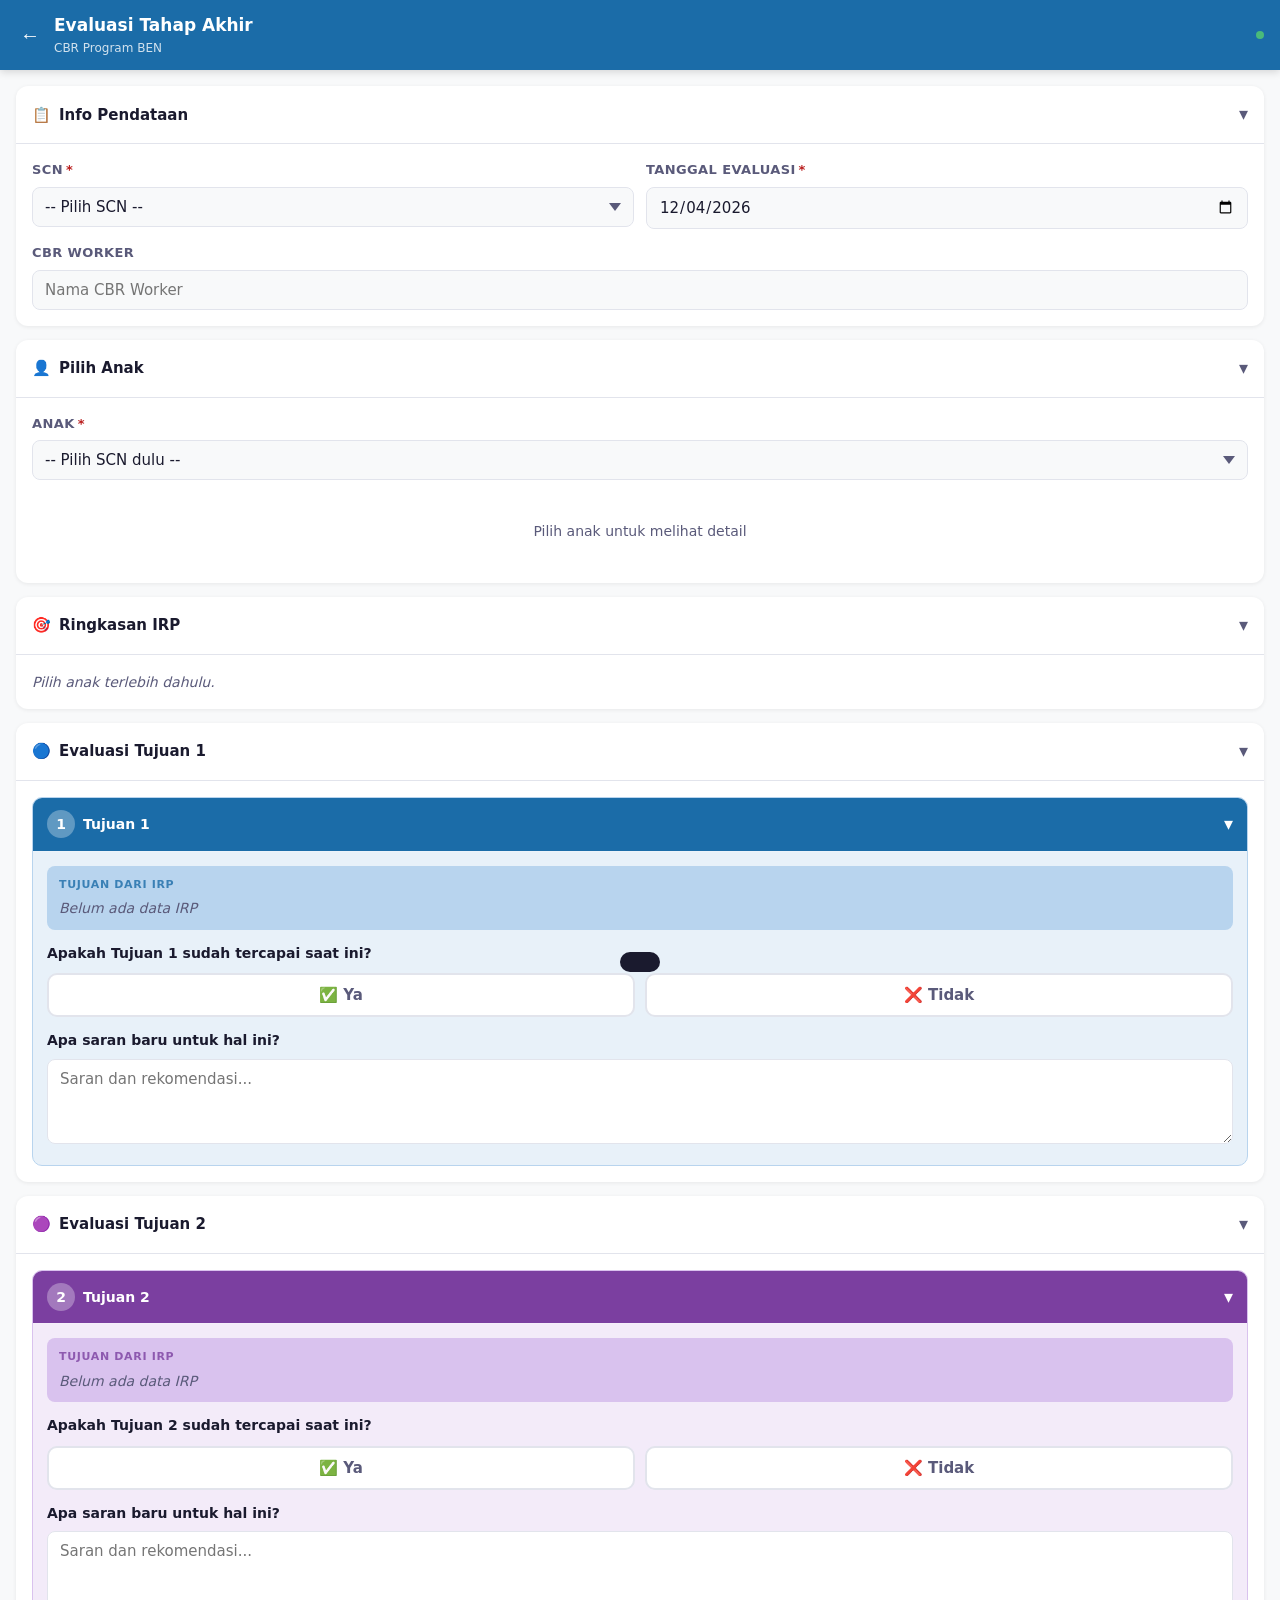
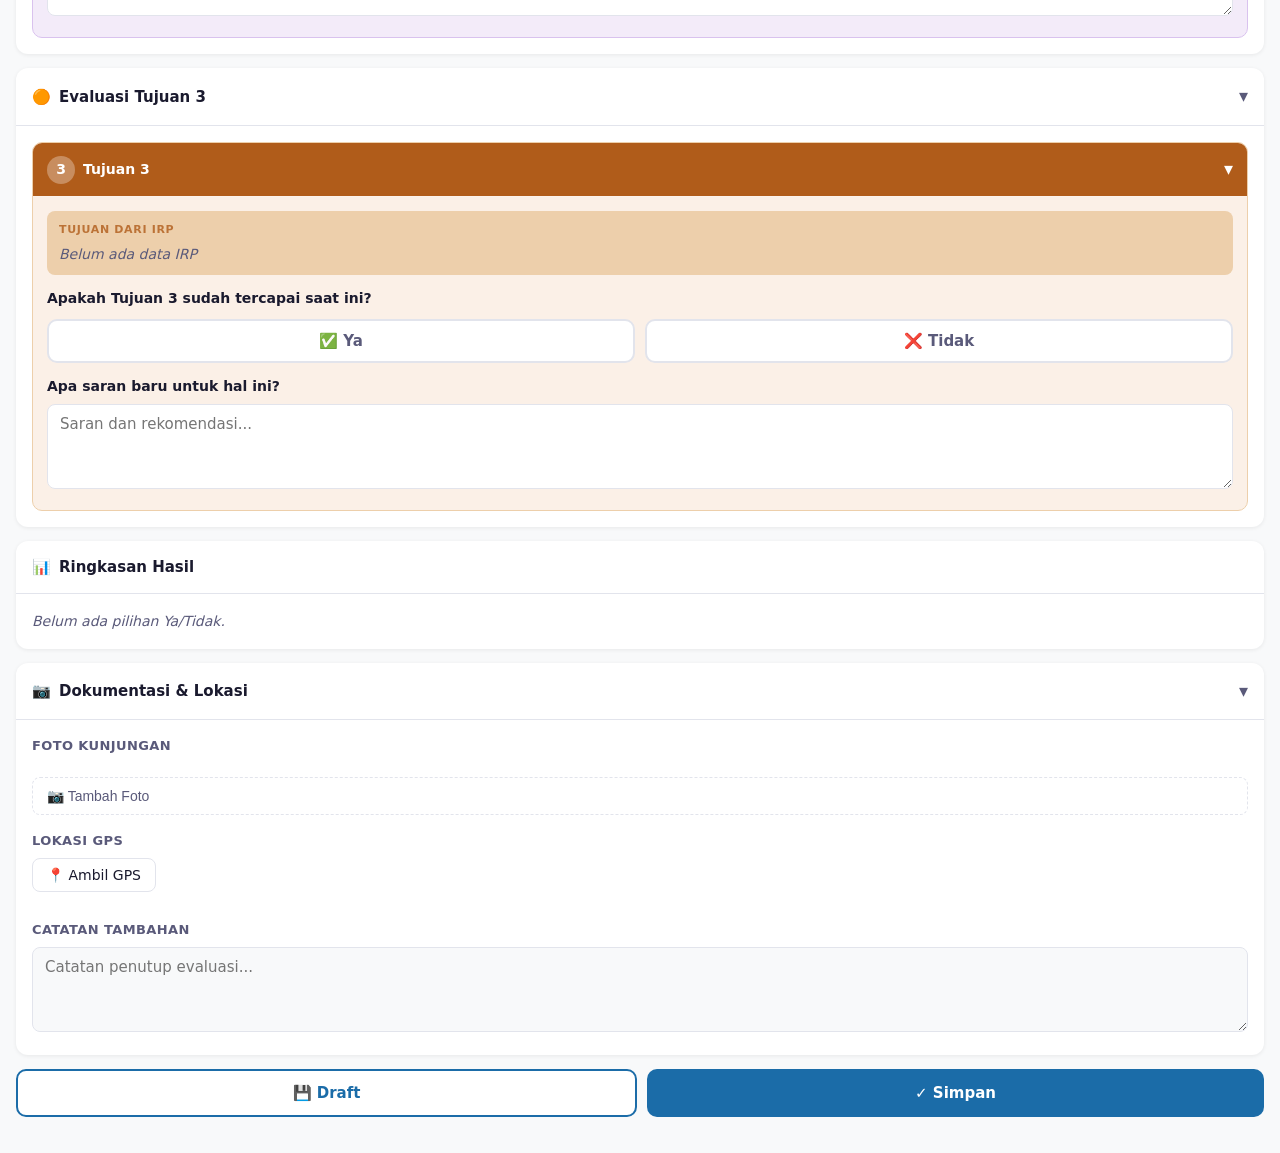
<file: eval-akhir.html>
<!DOCTYPE html>
<html lang="id">
<head>
<meta charset="UTF-8">
<meta name="viewport" content="width=device-width, initial-scale=1, viewport-fit=cover">
<title>Evaluasi Tahap Akhir</title>
<link rel="manifest" href="./manifest.json">
<script src="./sw-register.js" defer></script>
<style>
:root {
  --bg: #F8F9FA; --card: #FFFFFF; --fg: #1A1A2E; --fg2: #5A5A7A;
  --border: #E2E4EC; --accent: #1B6CA8; --accent-light: #E8F1F9;
  --t1: #1B6CA8; --t1-light: #E8F1F9; --t1-chip: #B8D4EE;
  --t2: #7B3FA0; --t2-light: #F3EBF9; --t2-chip: #D9C2EE;
  --t3: #B05C1A; --t3-light: #FBF0E7; --t3-chip: #EDCFAB;
  --green: #1A7A4A; --green-light: #E6F5EC;
  --red: #B91C1C; --red-light: #FEF2F2;
  --yellow: #854D0E; --yellow-light: #FEF9C3;
  --shadow: 0 1px 4px rgba(0,0,0,.07); --radius: 12px;
}
@media (prefers-color-scheme: dark) {
  :root:not([data-theme="light"]) {
    --bg: #0F1117; --card: #1C1F2E; --fg: #E8E9F0; --fg2: #9A9BB8;
    --border: #2E3148; --accent: #4A9FD8; --accent-light: #172235;
    --t1: #4A9FD8; --t1-light: #172235; --t1-chip: #1E3A5A;
    --t2: #B07FD0; --t2-light: #221435; --t2-chip: #3A1F5A;
    --t3: #D08050; --t3-light: #251408; --t3-chip: #4A2A10;
    --green: #4ABA7A; --green-light: #0D2A1A;
    --red: #F87171; --red-light: #2D1010;
    --yellow: #FBC74A; --yellow-light: #2A2005;
    --shadow: 0 1px 4px rgba(0,0,0,.3); color-scheme: dark;
  }
}
:root[data-theme="dark"] {
  --bg: #0F1117; --card: #1C1F2E; --fg: #E8E9F0; --fg2: #9A9BB8;
  --border: #2E3148; --accent: #4A9FD8; --accent-light: #172235;
  --t1: #4A9FD8; --t1-light: #172235; --t1-chip: #1E3A5A;
  --t2: #B07FD0; --t2-light: #221435; --t2-chip: #3A1F5A;
  --t3: #D08050; --t3-light: #251408; --t3-chip: #4A2A10;
  --green: #4ABA7A; --green-light: #0D2A1A;
  --red: #F87171; --red-light: #2D1010;
  --yellow: #FBC74A; --yellow-light: #2A2005;
  --shadow: 0 1px 4px rgba(0,0,0,.3); color-scheme: dark;
}
*, *::before, *::after { box-sizing: border-box; margin: 0; padding: 0; }
body {
  font-family: 'Inter', system-ui, sans-serif;
  background: var(--bg); color: var(--fg);
  padding-left: max(16px, env(safe-area-inset-left, 0px));
  padding-right: max(16px, env(safe-area-inset-right, 0px));
  padding-block: 0; font-size: 15px; line-height: 1.6;
}
.top-bar {
  position: sticky; top: env(safe-area-inset-top, 0px);
  background: var(--accent); color: #fff;
  padding: 12px max(16px, env(safe-area-inset-left, 0px));
  padding-left: max(16px, env(safe-area-inset-left, 0px));
  padding-right: max(16px, env(safe-area-inset-right, 0px));
  display: flex; align-items: center; gap: 10px;
  z-index: 100; margin-left: calc(-1 * max(16px, env(safe-area-inset-left, 0px)));
  margin-right: calc(-1 * max(16px, env(safe-area-inset-right, 0px)));
  box-shadow: 0 2px 8px rgba(0,0,0,.15);
}
body::before {
  content: ''; position: fixed; inset: 0 0 auto;
  height: env(safe-area-inset-top, 0px);
  background: var(--accent); z-index: 101;
}
.top-bar-back { background: none; border: none; color: #fff; cursor: pointer; font-size: 20px; padding: 4px; }
.top-bar-title { font-size: 17px; font-weight: 600; flex: 1; }
.top-bar-subtitle { font-size: 12px; opacity: .8; }
.offline-dot { width: 8px; height: 8px; border-radius: 50%; background: #4ABA7A; flex-shrink: 0; }
.offline-dot.offline { background: #F87171; }
.page-body { padding-block: 16px; display: flex; flex-direction: column; gap: 14px; }
.card { background: var(--card); border-radius: var(--radius); box-shadow: var(--shadow); overflow: hidden; }
.card-header {
  display: flex; align-items: center; justify-content: space-between;
  padding: 14px 16px; cursor: pointer; user-select: none;
  border-bottom: 1px solid var(--border); gap: 10px;
}
.card-title { font-size: 15px; font-weight: 600; display: flex; align-items: center; gap: 8px; flex: 1; }
.toggle-btn { font-size: 18px; color: var(--fg2); transition: transform .2s; flex-shrink: 0; }
.card-body { padding: 16px; }
.form-group { margin-bottom: 16px; }
.form-group:last-child { margin-bottom: 0; }
label { display: block; font-size: 13px; font-weight: 600; color: var(--fg2); margin-bottom: 6px; letter-spacing: .03em; text-transform: uppercase; }
label span.req { color: var(--red); margin-left: 3px; }
input[type="text"], input[type="date"], select, textarea {
  width: 100%; padding: 10px 12px; border: 1.5px solid var(--border);
  border-radius: 8px; background: var(--bg); color: var(--fg);
  font-family: inherit; font-size: 15px; transition: border-color .15s; -webkit-appearance: none;
}
input[type="text"]:focus, input[type="date"]:focus, select:focus, textarea:focus { outline: none; border-color: var(--accent); }
textarea { resize: vertical; min-height: 85px; }
select { background-image: url("data:image/svg+xml,%3Csvg xmlns='http://www.w3.org/2000/svg' width='12' height='8' viewBox='0 0 12 8'%3E%3Cpath fill='%235A5A7A' d='M6 8L0 0h12z'/%3E%3C/svg%3E"); background-repeat: no-repeat; background-position: right 12px center; padding-right: 32px; }
.row-2 { display: grid; grid-template-columns: 1fr 1fr; gap: 12px; }
@media (max-width: 400px) { .row-2 { grid-template-columns: 1fr; } }

/* Anak info */
.anak-info-card { background: var(--accent-light); border-radius: 10px; padding: 14px; display: flex; flex-direction: column; gap: 6px; }
.anak-info-card .anak-name { font-size: 17px; font-weight: 700; color: var(--accent); }
.anak-info-card .anak-meta { font-size: 13px; color: var(--fg2); }
.anak-select-prompt { text-align: center; padding: 24px; color: var(--fg2); font-size: 14px; }

/* IRP ref */
.irp-not-found { color: var(--fg2); font-size: 14px; font-style: italic; }
.irp-summary-box { background: var(--bg); border-radius: 10px; border: 1.5px solid var(--border); padding: 14px; }
.irp-summary-label { font-size: 12px; font-weight: 600; color: var(--fg2); letter-spacing: .06em; text-transform: uppercase; margin-bottom: 8px; }

/* Tujuan cards */
.tujuan-card { border-radius: 10px; overflow: hidden; margin-bottom: 12px; }
.tujuan-card:last-child { margin-bottom: 0; }
.tujuan-header { padding: 12px 14px; font-weight: 700; font-size: 14px; display: flex; align-items: center; gap: 8px; cursor: pointer; }
.tujuan-header .tujuan-num { width: 28px; height: 28px; border-radius: 50%; display: flex; align-items: center; justify-content: center; font-size: 14px; font-weight: 800; color: #fff; flex-shrink: 0; }
.tujuan-header .tujuan-toggle { margin-left: auto; font-size: 18px; transition: transform .2s; }
.tujuan-body { padding: 14px; border-top: 1px solid rgba(255,255,255,.15); }
.tujuan-ref-box { border-radius: 8px; padding: 10px 12px; margin-bottom: 14px; font-size: 14px; }
.tujuan-ref-label { font-size: 11px; font-weight: 700; text-transform: uppercase; letter-spacing: .06em; margin-bottom: 4px; opacity: .8; }
.t1-card { background: var(--t1-light); border: 1.5px solid var(--t1-chip); }
.t1-header { background: var(--t1); color: #fff; }
.t1-num { background: rgba(255,255,255,.3); }
.t1-ref { background: var(--t1-chip); color: var(--t1); }
.t2-card { background: var(--t2-light); border: 1.5px solid var(--t2-chip); }
.t2-header { background: var(--t2); color: #fff; }
.t2-num { background: rgba(255,255,255,.3); }
.t2-ref { background: var(--t2-chip); color: var(--t2); }
.t3-card { background: var(--t3-light); border: 1.5px solid var(--t3-chip); }
.t3-header { background: var(--t3); color: #fff; }
.t3-num { background: rgba(255,255,255,.3); }
.t3-ref { background: var(--t3-chip); color: var(--t3); }
.tujuan-body textarea, .tujuan-body input[type="text"] { background: var(--card); border-color: var(--border); }
.t1-card .tujuan-body textarea:focus { border-color: var(--t1); }
.t2-card .tujuan-body textarea:focus { border-color: var(--t2); }
.t3-card .tujuan-body textarea:focus { border-color: var(--t3); }

/* Tercapai toggle */
.tercapai-toggle { display: flex; gap: 10px; margin-bottom: 14px; }
.tcbtn {
  flex: 1; padding: 11px 8px; border-radius: 10px; border: 2px solid var(--border);
  background: var(--card); color: var(--fg2); font-size: 15px; font-weight: 700;
  cursor: pointer; font-family: inherit; text-align: center; transition: all .15s; display: flex; align-items: center; justify-content: center; gap: 6px;
}
.tcbtn:hover { border-color: var(--accent); }
.tcbtn.ya.selected { background: var(--green); border-color: var(--green); color: #fff; }
.tcbtn.tidak.selected { background: var(--red); border-color: var(--red); color: #fff; }
.t1-card .tcbtn:hover { border-color: var(--t1); }
.t2-card .tcbtn:hover { border-color: var(--t2); }
.t3-card .tcbtn:hover { border-color: var(--t3); }

/* Conditional fields */
.cond-group { display: none; }
.cond-group.visible { display: block; }
.q-group { margin-bottom: 16px; }
.q-group:last-child { margin-bottom: 0; }
.q-label { font-size: 14px; font-weight: 600; margin-bottom: 8px; line-height: 1.4; }

/* Hasil summary badge */
.hasil-badge {
  display: inline-flex; align-items: center; gap: 6px;
  padding: 5px 12px; border-radius: 20px; font-size: 13px; font-weight: 700;
  margin-top: 8px;
}
.hasil-ya { background: var(--green-light); color: var(--green); }
.hasil-tidak { background: var(--red-light); color: var(--red); }

/* Foto */
.photo-grid { display: grid; grid-template-columns: repeat(auto-fill, minmax(90px, 1fr)); gap: 8px; margin-top: 10px; }
.photo-thumb { position: relative; aspect-ratio: 1; border-radius: 8px; overflow: hidden; }
.photo-thumb img { width: 100%; height: 100%; object-fit: cover; }
.photo-thumb .del-photo { position: absolute; top: 4px; right: 4px; background: rgba(0,0,0,.55); color: #fff; border: none; border-radius: 50%; width: 22px; height: 22px; cursor: pointer; font-size: 13px; display: flex; align-items: center; justify-content: center; }
.photo-add-btn { display: flex; align-items: center; gap: 8px; padding: 10px 14px; border: 1.5px dashed var(--border); border-radius: 8px; background: none; color: var(--fg2); font-size: 14px; cursor: pointer; width: 100%; margin-top: 10px; }
.photo-add-btn:hover { border-color: var(--accent); color: var(--accent); }

/* GPS */
.gps-widget { display: flex; flex-direction: column; gap: 8px; }
.gps-row { display: flex; gap: 8px; align-items: center; flex-wrap: wrap; }
.gps-btn { display: flex; align-items: center; gap: 6px; padding: 8px 14px; border: 1.5px solid var(--border); border-radius: 8px; background: var(--card); color: var(--fg); font-size: 14px; cursor: pointer; font-family: inherit; }
.gps-btn:hover { border-color: var(--accent); color: var(--accent); }
.gps-badge { font-size: 12px; background: var(--green-light); color: var(--green); padding: 4px 10px; border-radius: 20px; display: none; font-weight: 600; }
.gps-badge.visible { display: inline-flex; }
.gps-loading { font-size: 13px; color: var(--fg2); display: none; align-items: center; gap: 6px; }
.gps-loading.visible { display: flex; }

/* Summary panel */
.summary-panel {
  background: var(--card); border-radius: var(--radius);
  box-shadow: var(--shadow); padding: 16px;
  display: flex; flex-direction: column; gap: 10px;
}
.summary-title { font-size: 15px; font-weight: 700; margin-bottom: 4px; }
.summary-row { display: flex; align-items: center; justify-content: space-between; gap: 10px; font-size: 14px; }
.summary-tujuan { color: var(--fg2); font-size: 13px; flex: 1; }
.summary-result { font-size: 13px; font-weight: 700; }
.summary-ya { color: var(--green); }
.summary-tidak { color: var(--red); }

/* Actions */
.action-bar { display: flex; gap: 10px; padding-bottom: max(20px, env(safe-area-inset-bottom, 0px)); }
.btn { flex: 1; padding: 13px 16px; border-radius: 10px; border: none; font-size: 15px; font-weight: 700; cursor: pointer; font-family: inherit; transition: opacity .15s; }
.btn:active { opacity: .8; }
.btn-draft { background: var(--card); color: var(--accent); border: 2px solid var(--accent); }
.btn-save { background: var(--accent); color: #fff; }

/* Sync overlay */
.sync-overlay { position: fixed; inset: 0; background: rgba(0,0,0,.45); display: none; align-items: center; justify-content: center; z-index: 200; }
.sync-overlay.visible { display: flex; }
.sync-box { background: var(--card); border-radius: 14px; padding: 28px 32px; text-align: center; display: flex; flex-direction: column; align-items: center; gap: 12px; box-shadow: 0 8px 32px rgba(0,0,0,.2); }
.sync-spinner { width: 36px; height: 36px; border: 4px solid var(--border); border-top-color: var(--accent); border-radius: 50%; animation: spin .8s linear infinite; }
@keyframes spin { to { transform: rotate(360deg); } }
.sync-text { font-size: 15px; font-weight: 600; }
.toast { position: fixed; bottom: max(28px, env(safe-area-inset-bottom, 20px)); left: 50%; transform: translateX(-50%) translateY(100px); background: #1A1A2E; color: #fff; padding: 10px 20px; border-radius: 24px; font-size: 14px; white-space: nowrap; z-index: 300; transition: transform .3s; pointer-events: none; }
.toast.show { transform: translateX(-50%) translateY(0); }
.toast.error { background: var(--red); }
</style>
</head>
<body>
<!-- Header -->
<div class="top-bar">
  <button class="top-bar-back" onclick="goBack()">←</button>
  <div style="flex:1">
    <div class="top-bar-title">Evaluasi Tahap Akhir</div>
    <div class="top-bar-subtitle" id="topSubtitle">CBR Program BEN</div>
  </div>
  <div class="offline-dot" id="offlineDot"></div>
</div>

<div class="page-body">

  <!-- Info Pendataan -->
  <div class="card">
    <div class="card-header" onclick="toggleSection(this)">
      <div class="card-title"><span>📋</span> Info Pendataan</div>
      <div class="toggle-btn">▾</div>
    </div>
    <div class="card-body">
      <div class="row-2">
        <div class="form-group">
          <label>SCN<span class="req">*</span></label>
          <select id="scnId" onchange="onSCNChange()">
            <option value="">-- Pilih SCN --</option>
            <option value="SCN Manggarai">SCN Manggarai</option>
            <option value="SCN Kupang">SCN Kupang</option>
            <option value="SCN TTS">SCN TTS</option>
            <option value="SCN Banyuwangi">SCN Banyuwangi</option>
            <option value="SCN Jember">SCN Jember</option>
            <option value="SCN Situbondo">SCN Situbondo</option>
            <option value="SCN Palu">SCN Palu</option>
            <option value="SCN Sigi">SCN Sigi</option>
          </select>
        </div>
        <div class="form-group">
          <label>Tanggal Evaluasi<span class="req">*</span></label>
          <input type="date" id="tanggal">
        </div>
      </div>
      <div class="form-group">
        <label>CBR Worker</label>
        <input type="text" id="cbrWorker" placeholder="Nama CBR Worker">
      </div>
    </div>
  </div>

  <!-- Pilih Anak -->
  <div class="card">
    <div class="card-header" onclick="toggleSection(this)">
      <div class="card-title"><span>👤</span> Pilih Anak</div>
      <div class="toggle-btn">▾</div>
    </div>
    <div class="card-body">
      <div class="form-group">
        <label>Anak<span class="req">*</span></label>
        <select id="anakSelect" onchange="onAnakChange()">
          <option value="">-- Pilih SCN dulu --</option>
        </select>
      </div>
      <div id="anakInfo">
        <div class="anak-select-prompt">Pilih anak untuk melihat detail</div>
      </div>
    </div>
  </div>

  <!-- Ringkasan IRP -->
  <div class="card">
    <div class="card-header" onclick="toggleSection(this)">
      <div class="card-title"><span>🎯</span> Ringkasan IRP</div>
      <div class="toggle-btn">▾</div>
    </div>
    <div class="card-body">
      <div id="irpSummaryBox">
        <div class="irp-not-found">Pilih anak terlebih dahulu.</div>
      </div>
    </div>
  </div>

  <!-- Tujuan 1 -->
  <div class="card">
    <div class="card-header" onclick="toggleSection(this)">
      <div class="card-title"><span>🔵</span> Evaluasi Tujuan 1</div>
      <div class="toggle-btn">▾</div>
    </div>
    <div class="card-body">
      <div class="tujuan-card t1-card">
        <div class="tujuan-header t1-header" onclick="toggleTujuan(1)">
          <div class="tujuan-num t1-num">1</div>
          <div id="t1HeaderText" style="flex:1">Tujuan 1</div>
          <div class="tujuan-toggle" id="t1Toggle">▾</div>
        </div>
        <div class="tujuan-body" id="t1Body">
          <div class="tujuan-ref-box t1-ref">
            <div class="tujuan-ref-label">Tujuan dari IRP</div>
            <div id="t1RefText" class="irp-not-found">Belum ada data IRP</div>
          </div>
          <!-- Tercapai toggle -->
          <div class="q-label" style="margin-bottom:10px">Apakah Tujuan 1 sudah tercapai saat ini?</div>
          <div class="tercapai-toggle">
            <button class="tcbtn ya" id="tc1Ya" onclick="setTercapai(1,'ya')">✅ Ya</button>
            <button class="tcbtn tidak" id="tc1Tidak" onclick="setTercapai(1,'tidak')">❌ Tidak</button>
          </div>
          <!-- Jika Ya -->
          <div class="cond-group" id="t1IfYa">
            <div class="q-group">
              <div class="q-label">Jika Ya, jelaskan:</div>
              <textarea id="t1_ya_jelaskan" placeholder="Jelaskan pencapaian tujuan ini..." rows="3"></textarea>
            </div>
          </div>
          <!-- Jika Tidak -->
          <div class="cond-group" id="t1IfTidak">
            <div class="q-group">
              <div class="q-label">Jika Tidak, mengapa?</div>
              <textarea id="t1_tidak_mengapa" placeholder="Jelaskan mengapa tujuan belum tercapai..." rows="3"></textarea>
            </div>
          </div>
          <!-- Saran (selalu tampil) -->
          <div class="q-group" style="margin-top:8px">
            <div class="q-label">Apa saran baru untuk hal ini?</div>
            <textarea id="t1_saran" placeholder="Saran dan rekomendasi..." rows="3"></textarea>
          </div>
        </div>
      </div>
    </div>
  </div>

  <!-- Tujuan 2 -->
  <div class="card">
    <div class="card-header" onclick="toggleSection(this)">
      <div class="card-title"><span>🟣</span> Evaluasi Tujuan 2</div>
      <div class="toggle-btn">▾</div>
    </div>
    <div class="card-body">
      <div class="tujuan-card t2-card">
        <div class="tujuan-header t2-header" onclick="toggleTujuan(2)">
          <div class="tujuan-num t2-num">2</div>
          <div id="t2HeaderText" style="flex:1">Tujuan 2</div>
          <div class="tujuan-toggle" id="t2Toggle">▾</div>
        </div>
        <div class="tujuan-body" id="t2Body">
          <div class="tujuan-ref-box t2-ref">
            <div class="tujuan-ref-label">Tujuan dari IRP</div>
            <div id="t2RefText" class="irp-not-found">Belum ada data IRP</div>
          </div>
          <div class="q-label" style="margin-bottom:10px">Apakah Tujuan 2 sudah tercapai saat ini?</div>
          <div class="tercapai-toggle">
            <button class="tcbtn ya" id="tc2Ya" onclick="setTercapai(2,'ya')">✅ Ya</button>
            <button class="tcbtn tidak" id="tc2Tidak" onclick="setTercapai(2,'tidak')">❌ Tidak</button>
          </div>
          <div class="cond-group" id="t2IfYa">
            <div class="q-group">
              <div class="q-label">Jika Ya, jelaskan:</div>
              <textarea id="t2_ya_jelaskan" placeholder="Jelaskan pencapaian tujuan ini..." rows="3"></textarea>
            </div>
          </div>
          <div class="cond-group" id="t2IfTidak">
            <div class="q-group">
              <div class="q-label">Jika Tidak, mengapa?</div>
              <textarea id="t2_tidak_mengapa" placeholder="Jelaskan mengapa tujuan belum tercapai..." rows="3"></textarea>
            </div>
          </div>
          <div class="q-group" style="margin-top:8px">
            <div class="q-label">Apa saran baru untuk hal ini?</div>
            <textarea id="t2_saran" placeholder="Saran dan rekomendasi..." rows="3"></textarea>
          </div>
        </div>
      </div>
    </div>
  </div>

  <!-- Tujuan 3 -->
  <div class="card">
    <div class="card-header" onclick="toggleSection(this)">
      <div class="card-title"><span>🟠</span> Evaluasi Tujuan 3</div>
      <div class="toggle-btn">▾</div>
    </div>
    <div class="card-body">
      <div class="tujuan-card t3-card">
        <div class="tujuan-header t3-header" onclick="toggleTujuan(3)">
          <div class="tujuan-num t3-num">3</div>
          <div id="t3HeaderText" style="flex:1">Tujuan 3</div>
          <div class="tujuan-toggle" id="t3Toggle">▾</div>
        </div>
        <div class="tujuan-body" id="t3Body">
          <div class="tujuan-ref-box t3-ref">
            <div class="tujuan-ref-label">Tujuan dari IRP</div>
            <div id="t3RefText" class="irp-not-found">Belum ada data IRP</div>
          </div>
          <div class="q-label" style="margin-bottom:10px">Apakah Tujuan 3 sudah tercapai saat ini?</div>
          <div class="tercapai-toggle">
            <button class="tcbtn ya" id="tc3Ya" onclick="setTercapai(3,'ya')">✅ Ya</button>
            <button class="tcbtn tidak" id="tc3Tidak" onclick="setTercapai(3,'tidak')">❌ Tidak</button>
          </div>
          <div class="cond-group" id="t3IfYa">
            <div class="q-group">
              <div class="q-label">Jika Ya, jelaskan:</div>
              <textarea id="t3_ya_jelaskan" placeholder="Jelaskan pencapaian tujuan ini..." rows="3"></textarea>
            </div>
          </div>
          <div class="cond-group" id="t3IfTidak">
            <div class="q-group">
              <div class="q-label">Jika Tidak, mengapa?</div>
              <textarea id="t3_tidak_mengapa" placeholder="Jelaskan mengapa tujuan belum tercapai..." rows="3"></textarea>
            </div>
          </div>
          <div class="q-group" style="margin-top:8px">
            <div class="q-label">Apa saran baru untuk hal ini?</div>
            <textarea id="t3_saran" placeholder="Saran dan rekomendasi..." rows="3"></textarea>
          </div>
        </div>
      </div>
    </div>
  </div>

  <!-- Ringkasan Hasil -->
  <div class="card" id="cardHasil">
    <div class="card-header no-toggle" style="cursor:default">
      <div class="card-title"><span>📊</span> Ringkasan Hasil</div>
    </div>
    <div class="card-body">
      <div id="hasilPanel">
        <div class="irp-not-found">Belum ada pilihan Ya/Tidak.</div>
      </div>
    </div>
  </div>

  <!-- Dokumentasi -->
  <div class="card">
    <div class="card-header" onclick="toggleSection(this)">
      <div class="card-title"><span>📷</span> Dokumentasi &amp; Lokasi</div>
      <div class="toggle-btn">▾</div>
    </div>
    <div class="card-body">
      <div class="form-group">
        <label>Foto Kunjungan</label>
        <input type="file" id="photoInput" accept="image/*" multiple capture="environment" style="display:none" onchange="handlePhotos(this)">
        <div class="photo-grid" id="photoGrid"></div>
        <button class="photo-add-btn" onclick="document.getElementById('photoInput').click()">📷 Tambah Foto</button>
      </div>
      <div class="form-group">
        <label>Lokasi GPS</label>
        <div class="gps-widget">
          <div class="gps-row">
            <button class="gps-btn" onclick="takeGPS()">📍 Ambil GPS</button>
            <span class="gps-badge" id="gpsBadge">✓ GPS tercatat</span>
          </div>
          <div class="gps-loading" id="gpsLoading">⏳ Mengambil lokasi…</div>
          <div id="gpsDetail" style="font-size:12px;color:var(--fg2);margin-top:4px;"></div>
        </div>
      </div>
      <div class="form-group">
        <label>Catatan Tambahan</label>
        <textarea id="catatan" placeholder="Catatan penutup evaluasi..." rows="3"></textarea>
      </div>
    </div>
  </div>

  <!-- Actions -->
  <div class="action-bar">
    <button class="btn btn-draft" onclick="handleSave('draft')">💾 Draft</button>
    <button class="btn btn-save" onclick="handleSave('aktif')">✓ Simpan</button>
  </div>

</div><!-- /page-body -->

<div class="sync-overlay" id="syncOverlay">
  <div class="sync-box">
    <div class="sync-spinner"></div>
    <div class="sync-text">Menyimpan data…</div>
  </div>
</div>
<div class="toast" id="toast"></div>

<script>
// ─── IndexedDB shim ──────────────────────────────────────────────────────────
const DB_NAME = 'masterdb_scn';
const DB_VERSION = 1;
function openDB() {
  return new Promise((res, rej) => {
    const req = indexedDB.open(DB_NAME, DB_VERSION);
    req.onupgradeneeded = e => {
      const db = e.target.result;
      if (!db.objectStoreNames.contains('anak')) {
        const s = db.createObjectStore('anak', {keyPath:'id', autoIncrement:true});
        s.createIndex('scn_id','scn_id',{unique:false});
      }
      ['observasi','buku_harian','irp','eval_tengah','eval_akhir','sel','myp','ppdp','rujukan'].forEach(n => {
        if (!db.objectStoreNames.contains(n)) {
          const s = db.createObjectStore(n, {keyPath:'id', autoIncrement:true});
          s.createIndex('anak_id','anak_id',{unique:false});
        }
      });
      if (!db.objectStoreNames.contains('users')) db.createObjectStore('users',{keyPath:'id',autoIncrement:true});
      if (!db.objectStoreNames.contains('sync_queue')) db.createObjectStore('sync_queue',{keyPath:'id',autoIncrement:true});
    };
    req.onsuccess = e => res(e.target.result);
    req.onerror = e => rej(e.target.error);
  });
}
function dbGetAll(s) { return openDB().then(db => new Promise((res,rej) => { const r = db.transaction(s,'readonly').objectStore(s).getAll(); r.onsuccess = e => res(e.target.result); r.onerror = e => rej(e.target.error); })); }
function dbGet(s,id) { return openDB().then(db => new Promise((res,rej) => { const r = db.transaction(s,'readonly').objectStore(s).get(id); r.onsuccess = e => res(e.target.result); r.onerror = e => rej(e.target.error); })); }
function dbPut(s,rec) { return openDB().then(db => new Promise((res,rej) => { const r = db.transaction(s,'readwrite').objectStore(s).put(rec); r.onsuccess = e => res(e.target.result); r.onerror = e => rej(e.target.error); })); }
function getSession() { try { return JSON.parse(localStorage.getItem('masterdb_session')); } catch { return null; } }
function addToSyncQueue(s,id) { return dbPut('sync_queue',{store:s,record_id:id,created_at:new Date().toISOString()}); }
function today() { return new Date().toISOString().slice(0,10); }
function formatDate(d) { if (!d) return ''; try { return new Date(d+'T00:00:00').toLocaleDateString('id-ID',{day:'numeric',month:'long',year:'numeric'}); } catch { return d; } }
function hitungUmur(tgl) { if (!tgl) return ''; const b=new Date(tgl),n=new Date(); let y=n.getFullYear()-b.getFullYear(); if(n.getMonth()-b.getMonth()<0||(n.getMonth()===b.getMonth()&&n.getDate()<b.getDate()))y--; return y+' tahun'; }
function showToast(msg, type='') { const t=document.getElementById('toast'); t.textContent=msg; t.className='toast show'+(type?' '+type:''); clearTimeout(t._t); t._t=setTimeout(()=>t.className='toast',2800); }

// ─── State ───────────────────────────────────────────────────────────────────
const state = {
  session: null, editId: null, anakId: null,
  gps: null, photos: [],
  tercapai: { 1: null, 2: null, 3: null }
};

// ─── Init ────────────────────────────────────────────────────────────────────
async function initApp() {
  state.session = getSession();
  if (state.session) {
    const s = state.session;
    document.getElementById('topSubtitle').textContent = (s.scn_id||'') + (s.name ? ' · '+s.name : '');
    if (s.scn_id) { document.getElementById('scnId').value = s.scn_id; await loadAnakOptions(s.scn_id); }
    if (s.name) document.getElementById('cbrWorker').value = s.name;
  }
  document.getElementById('tanggal').value = today();

  const params = new URLSearchParams(location.search);
  if (params.has('id')) {
    const id = parseInt(params.get('id'));
    if (!isNaN(id)) await loadRecord(id);
  }

  function updateOnline() {
    const dot = document.getElementById('offlineDot');
    dot.className = 'offline-dot' + (navigator.onLine ? '' : ' offline');
  }
  window.addEventListener('online', updateOnline);
  window.addEventListener('offline', updateOnline);
  updateOnline();
}

// ─── SCN + Anak ──────────────────────────────────────────────────────────────
async function onSCNChange() {
  const scn = document.getElementById('scnId').value;
  if (scn) await loadAnakOptions(scn);
}
async function loadAnakOptions(scn) {
  const sel = document.getElementById('anakSelect');
  sel.innerHTML = '<option value="">-- Pilih Anak --</option>';
  document.getElementById('anakInfo').innerHTML = '<div class="anak-select-prompt">Pilih anak untuk melihat detail</div>';
  state.anakId = null; resetIRP();
  try {
    const all = await dbGetAll('anak');
    const filtered = all.filter(a => a.scn_id === scn).sort((a,b) => (a.nama||'').localeCompare(b.nama||''));
    filtered.forEach(a => {
      const o = document.createElement('option');
      o.value = a.id; o.textContent = a.nama || ('Anak #'+a.id);
      sel.appendChild(o);
    });
    if (!filtered.length) { const o=document.createElement('option'); o.value=''; o.disabled=true; o.textContent='(Belum ada anak di SCN ini)'; sel.appendChild(o); }
  } catch(e) { showToast('Gagal memuat anak: '+e.message,'error'); }
}
async function onAnakChange() {
  const val = document.getElementById('anakSelect').value;
  if (!val) { state.anakId=null; document.getElementById('anakInfo').innerHTML='<div class="anak-select-prompt">Pilih anak untuk melihat detail</div>'; resetIRP(); return; }
  state.anakId = parseInt(val);
  try {
    const a = await dbGet('anak', state.anakId);
    if (a) document.getElementById('anakInfo').innerHTML = `
      <div class="anak-info-card">
        <div class="anak-name">${a.nama||'Tanpa Nama'}</div>
        <div class="anak-meta">${a.jenis_kelamin||''} · ${hitungUmur(a.tgl_lahir)} · ${a.desa||a.dusun||''}</div>
        <div class="anak-meta" style="font-size:12px;color:var(--fg2)">Jenis Disabilitas: ${a.jenis_disabilitas||'-'}</div>
      </div>`;
  } catch(e) {}
  await loadIRP(state.anakId);
}
function resetIRP() {
  document.getElementById('irpSummaryBox').innerHTML = '<div class="irp-not-found">Pilih anak terlebih dahulu.</div>';
  [1,2,3].forEach(t => { document.getElementById('t'+t+'RefText').textContent='Belum ada data IRP'; document.getElementById('t'+t+'HeaderText').textContent='Tujuan '+t; });
}
async function loadIRP(anakId) {
  try {
    const all = await dbGetAll('irp');
    const filtered = all.filter(r => r.anak_id === anakId && r.status === 'aktif');
    if (!filtered.length) { document.getElementById('irpSummaryBox').innerHTML='<div class="irp-not-found">Belum ada IRP aktif untuk anak ini.</div>'; return; }
    filtered.sort((a,b) => (b.tanggal||'').localeCompare(a.tanggal||''));
    const irp = filtered[0];
    const colors = {1:['#1B6CA8','#E8F1F9'],2:['#7B3FA0','#F3EBF9'],3:['#B05C1A','#FBF0E7']};
    document.getElementById('irpSummaryBox').innerHTML = `
      <div class="irp-summary-box">
        <div class="irp-summary-label">IRP Terbaru — ${formatDate(irp.tanggal)}</div>
        <div style="display:grid;gap:10px">
          ${[1,2,3].map(t => {
            const tj = irp['tujuan_'+t]; if (!tj) return '';
            const [fg,bg] = colors[t];
            return `<div style="background:${bg};border-radius:8px;padding:10px 12px">
              <div style="font-size:11px;font-weight:700;color:${fg};text-transform:uppercase;letter-spacing:.06em;margin-bottom:4px">Tujuan ${t}</div>
              <div style="font-size:14px;color:var(--fg)">${tj}</div></div>`;
          }).join('')}
        </div>
      </div>`;
    [1,2,3].forEach(t => {
      const tj = irp['tujuan_'+t];
      if (tj) { document.getElementById('t'+t+'RefText').textContent=tj; document.getElementById('t'+t+'HeaderText').textContent=tj.length>40?tj.slice(0,40)+'…':tj; }
      else { document.getElementById('t'+t+'RefText').textContent='(Tidak diisi dalam IRP)'; }
    });
  } catch(e) { document.getElementById('irpSummaryBox').innerHTML='<div class="irp-not-found">Gagal memuat IRP.</div>'; }
}

// ─── Tercapai toggle ──────────────────────────────────────────────────────────
function setTercapai(t, val) {
  state.tercapai[t] = val;
  document.getElementById('tc'+t+'Ya').className = 'tcbtn ya' + (val==='ya'?' selected':'');
  document.getElementById('tc'+t+'Tidak').className = 'tcbtn tidak' + (val==='tidak'?' selected':'');
  document.getElementById('t'+t+'IfYa').className = 'cond-group' + (val==='ya'?' visible':'');
  document.getElementById('t'+t+'IfTidak').className = 'cond-group' + (val==='tidak'?' visible':'');
  updateHasilPanel();
}
function updateHasilPanel() {
  const panel = document.getElementById('hasilPanel');
  const tujuanData = [1,2,3].map(t => {
    const tc = state.tercapai[t];
    const ref = document.getElementById('t'+t+'RefText').textContent;
    return { t, tc, ref };
  });
  const anySet = tujuanData.some(d => d.tc !== null);
  if (!anySet) { panel.innerHTML='<div class="irp-not-found">Belum ada pilihan Ya/Tidak.</div>'; return; }

  const tercapaiCount = tujuanData.filter(d => d.tc === 'ya').length;
  const setCount = tujuanData.filter(d => d.tc !== null).length;
  const totalRows = tujuanData.map(({t, tc, ref}) => {
    if (!tc) return '';
    const badge = tc === 'ya'
      ? '<span class="summary-result summary-ya">✅ Tercapai</span>'
      : '<span class="summary-result summary-tidak">❌ Belum Tercapai</span>';
    const shortRef = ref === 'Belum ada data IRP' ? '(Tujuan '+t+')' : (ref.length > 50 ? ref.slice(0,50)+'…' : ref);
    return `<div class="summary-row"><span class="summary-tujuan"><b>T${t}</b> ${shortRef}</span>${badge}</div>`;
  }).join('');

  panel.innerHTML = `
    <div style="font-size:14px;color:var(--fg2);margin-bottom:12px">
      ${tercapaiCount} dari ${setCount} tujuan yang dievaluasi dinyatakan <strong style="color:var(--green)">Tercapai</strong>
    </div>
    <div style="display:flex;flex-direction:column;gap:10px">${totalRows}</div>`;
}

// ─── Toggle sections ──────────────────────────────────────────────────────────
function toggleSection(header) {
  const body = header.nextElementSibling;
  const btn = header.querySelector('.toggle-btn');
  if (!body) return;
  body.hidden = !body.hidden;
  if (btn) btn.style.transform = body.hidden ? 'rotate(-90deg)' : '';
}
function toggleTujuan(t) {
  const body = document.getElementById('t'+t+'Body');
  const btn = document.getElementById('t'+t+'Toggle');
  if (!body) return;
  body.hidden = !body.hidden;
  if (btn) btn.style.transform = body.hidden ? 'rotate(-90deg)' : '';
}

// ─── Photos ───────────────────────────────────────────────────────────────────
function handlePhotos(input) {
  Array.from(input.files).forEach(f => {
    if (f.size > 10*1024*1024) { showToast('Foto terlalu besar','error'); return; }
    const r = new FileReader();
    r.onload = e => compressAndAdd(e.target.result);
    r.readAsDataURL(f);
  });
  input.value = '';
}
function compressAndAdd(dataUrl) {
  const img = new Image();
  img.onload = () => {
    const MAX=1600; let {width:w,height:h}=img;
    if (w>MAX||h>MAX) { const r=Math.min(MAX/w,MAX/h); w=Math.round(w*r); h=Math.round(h*r); }
    const c=document.createElement('canvas'); c.width=w; c.height=h;
    c.getContext('2d').drawImage(img,0,0,w,h);
    state.photos.push(c.toDataURL('image/jpeg',0.82)); renderPhotos();
  };
  img.src = dataUrl;
}
function renderPhotos() {
  document.getElementById('photoGrid').innerHTML = state.photos.map((p,i) =>
    `<div class="photo-thumb"><img src="${p}" alt=""><button class="del-photo" onclick="removePhoto(${i})">✕</button></div>`).join('');
}
function removePhoto(i) { state.photos.splice(i,1); renderPhotos(); }

// ─── GPS ──────────────────────────────────────────────────────────────────────
function takeGPS() {
  const loading=document.getElementById('gpsLoading'), badge=document.getElementById('gpsBadge'), detail=document.getElementById('gpsDetail');
  loading.classList.add('visible'); badge.classList.remove('visible');
  navigator.geolocation.getCurrentPosition(pos => {
    loading.classList.remove('visible');
    state.gps = { lat:pos.coords.latitude, lng:pos.coords.longitude, alt:pos.coords.altitude, accuracy:pos.coords.accuracy, ts:new Date().toISOString() };
    badge.classList.add('visible');
    detail.textContent = `${state.gps.lat.toFixed(6)}, ${state.gps.lng.toFixed(6)} (±${Math.round(state.gps.accuracy)}m)`;
  }, err => { loading.classList.remove('visible'); showToast('GPS gagal: '+err.message,'error'); },
  {enableHighAccuracy:true,timeout:15000,maximumAge:0});
}

// ─── Save ─────────────────────────────────────────────────────────────────────
async function handleSave(status) {
  const anakId = state.anakId;
  const tanggal = document.getElementById('tanggal').value;
  const scnId = document.getElementById('scnId').value;
  if (!anakId) { showToast('Pilih anak terlebih dahulu','error'); return; }
  if (status === 'aktif' && !tanggal) { showToast('Tanggal wajib diisi','error'); return; }
  if (status === 'aktif' && !scnId) { showToast('SCN wajib dipilih','error'); return; }
  if (status === 'aktif' && !state.tercapai[1]) { showToast('Tentukan apakah Tujuan 1 tercapai','error'); return; }

  const now = new Date().toISOString();
  const record = {
    anak_id: anakId, scn_id: scnId,
    cbr_worker: document.getElementById('cbrWorker').value.trim(),
    tanggal,
    // T1
    t1_tercapai: state.tercapai[1],
    t1_ya_jelaskan: document.getElementById('t1_ya_jelaskan').value.trim(),
    t1_tidak_mengapa: document.getElementById('t1_tidak_mengapa').value.trim(),
    t1_saran: document.getElementById('t1_saran').value.trim(),
    // T2
    t2_tercapai: state.tercapai[2],
    t2_ya_jelaskan: document.getElementById('t2_ya_jelaskan').value.trim(),
    t2_tidak_mengapa: document.getElementById('t2_tidak_mengapa').value.trim(),
    t2_saran: document.getElementById('t2_saran').value.trim(),
    // T3
    t3_tercapai: state.tercapai[3],
    t3_ya_jelaskan: document.getElementById('t3_ya_jelaskan').value.trim(),
    t3_tidak_mengapa: document.getElementById('t3_tidak_mengapa').value.trim(),
    t3_saran: document.getElementById('t3_saran').value.trim(),
    fotos: state.photos, gps: state.gps,
    catatan: document.getElementById('catatan').value.trim(),
    status, updated_at: now,
  };

  if (state.editId) { record.id = state.editId; record.created_at = record.created_at || now; }
  else { record.created_at = now; }

  document.getElementById('syncOverlay').classList.add('visible');
  try {
    const savedId = await dbPut('eval_akhir', record);
    if (!state.editId) { state.editId = savedId; history.replaceState(null,'','?id='+savedId); }
    await addToSyncQueue('eval_akhir', state.editId || savedId);
    document.getElementById('syncOverlay').classList.remove('visible');
    showToast(status==='draft' ? '📝 Draft tersimpan' : '✓ Evaluasi Akhir tersimpan!');
  } catch(e) {
    document.getElementById('syncOverlay').classList.remove('visible');
    showToast('Gagal menyimpan: '+e.message,'error');
  }
}

// ─── Load record ──────────────────────────────────────────────────────────────
async function loadRecord(id) {
  try {
    const rec = await dbGet('eval_akhir', id);
    if (!rec) { showToast('Data tidak ditemukan','error'); return; }
    state.editId = id;
    if (rec.scn_id) { document.getElementById('scnId').value=rec.scn_id; await loadAnakOptions(rec.scn_id); }
    if (rec.anak_id) { document.getElementById('anakSelect').value=rec.anak_id; await onAnakChange(); }
    if (rec.tanggal) document.getElementById('tanggal').value = rec.tanggal;
    if (rec.cbr_worker) document.getElementById('cbrWorker').value = rec.cbr_worker;
    [1,2,3].forEach(t => {
      if (rec['t'+t+'_tercapai']) setTercapai(t, rec['t'+t+'_tercapai']);
      ['ya_jelaskan','tidak_mengapa','saran'].forEach(k => {
        const el = document.getElementById(`t${t}_${k}`);
        if (el && rec[`t${t}_${k}`]) el.value = rec[`t${t}_${k}`];
      });
    });
    if (rec.fotos && Array.isArray(rec.fotos)) { state.photos=rec.fotos; renderPhotos(); }
    if (rec.gps) {
      state.gps=rec.gps; document.getElementById('gpsBadge').classList.add('visible');
      document.getElementById('gpsDetail').textContent = `${rec.gps.lat.toFixed(6)}, ${rec.gps.lng.toFixed(6)} (±${Math.round(rec.gps.accuracy||0)}m)`;
    }
    if (rec.catatan) document.getElementById('catatan').value = rec.catatan;
  } catch(e) { showToast('Gagal memuat data: '+e.message,'error'); }
}

function goBack() { history.back(); }
initApp();
</script>
</body>
</html>
</file>
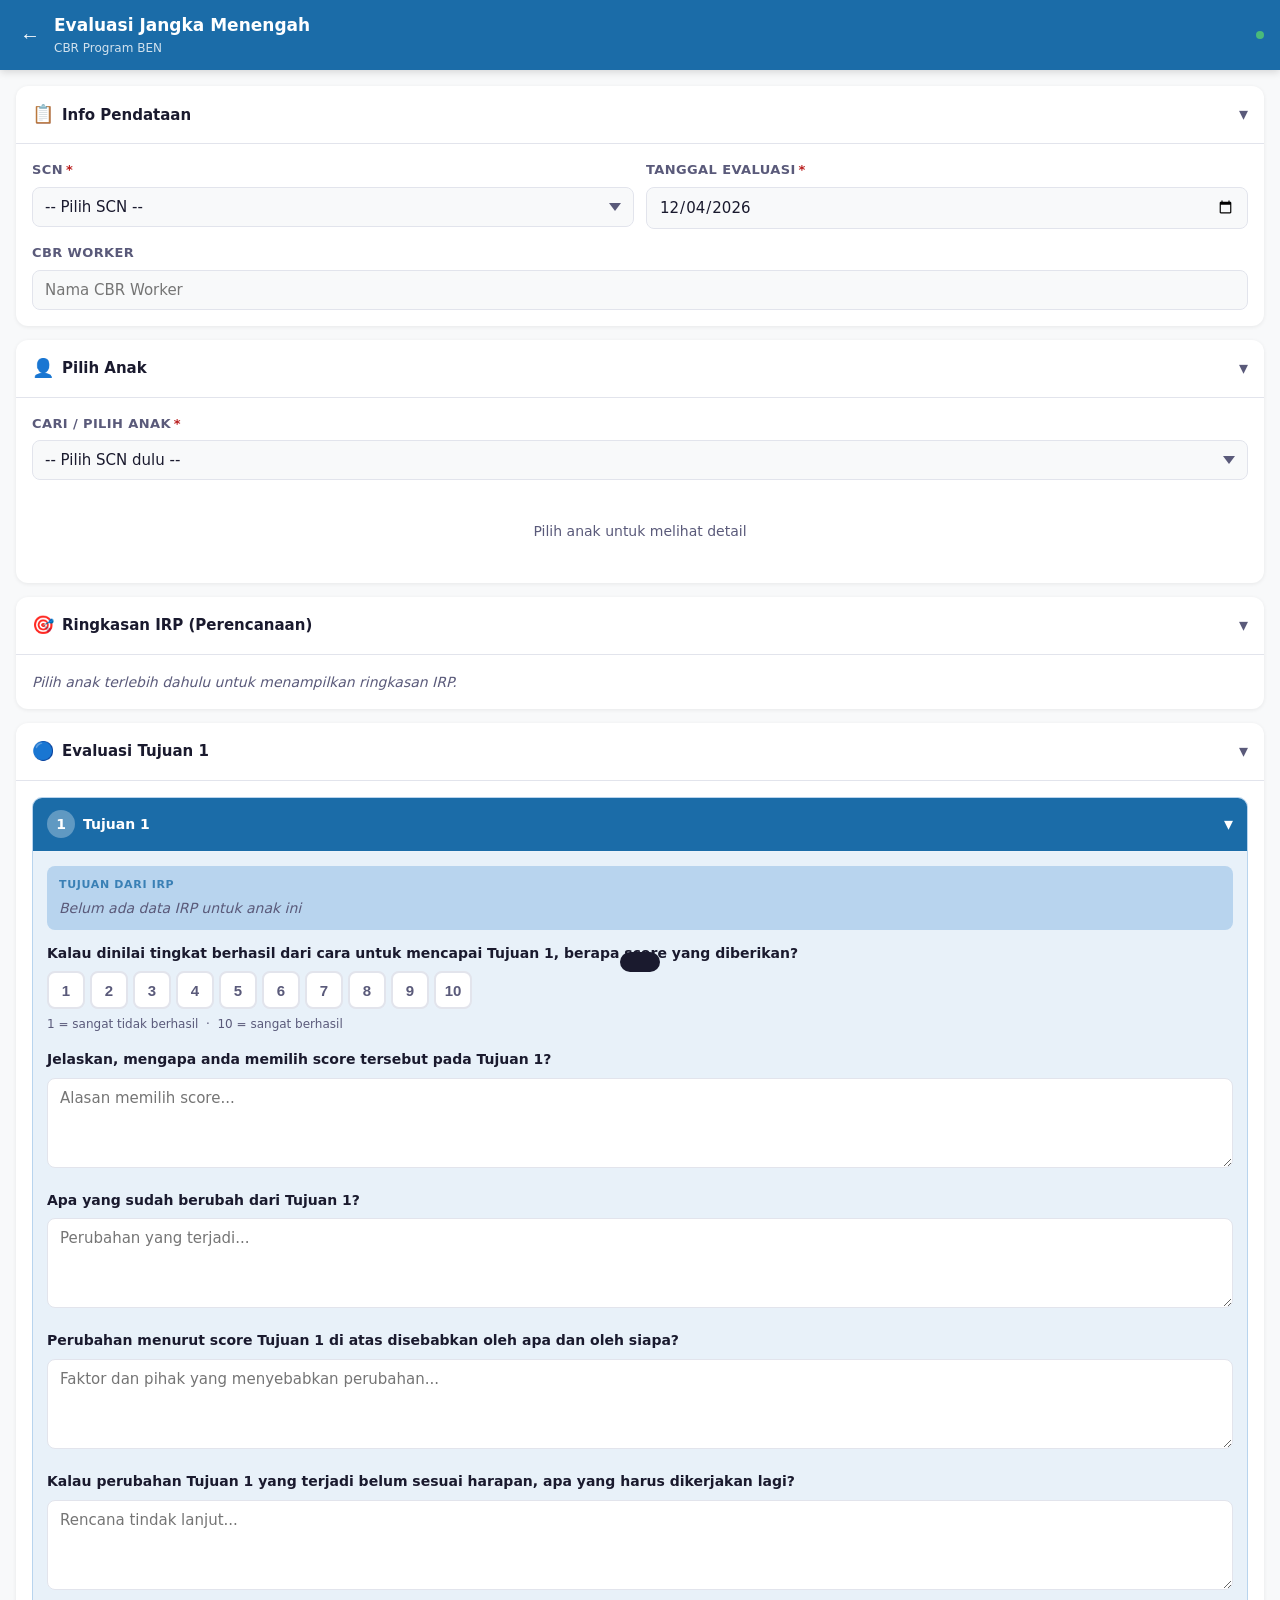
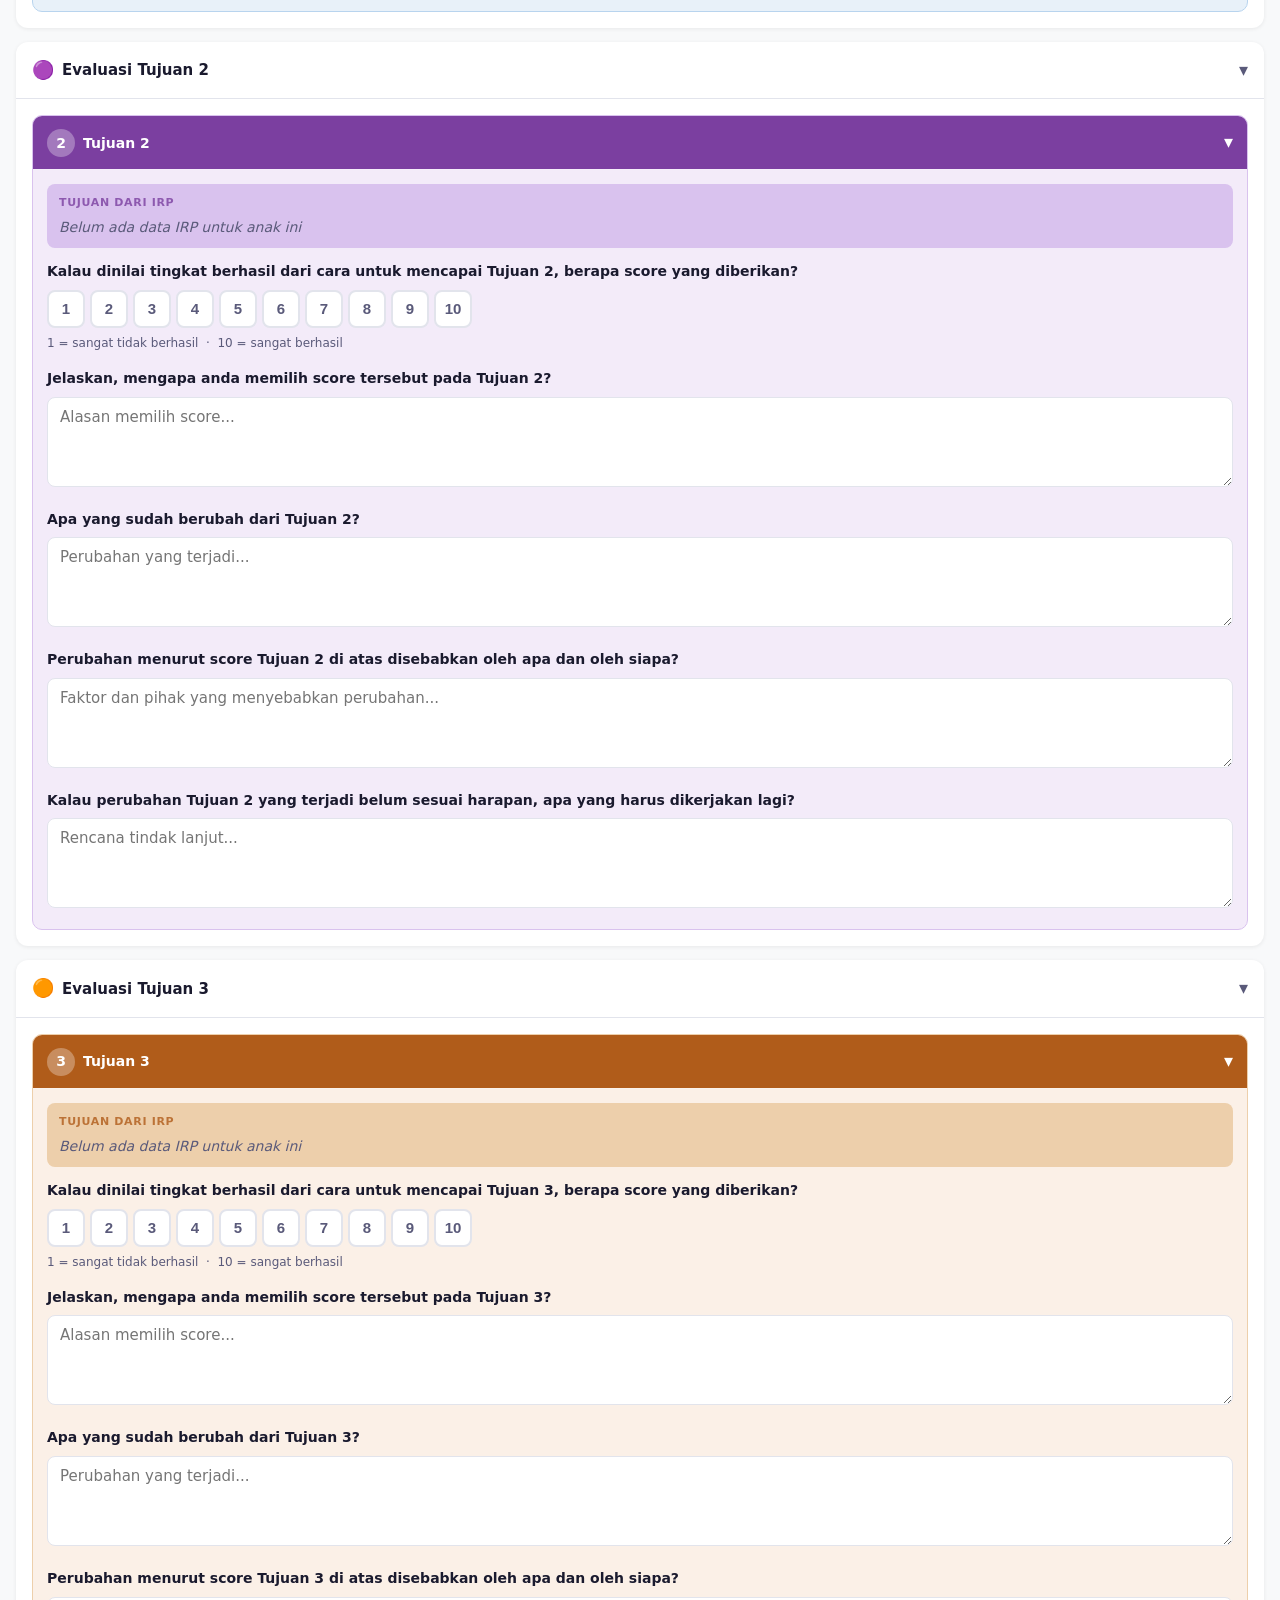
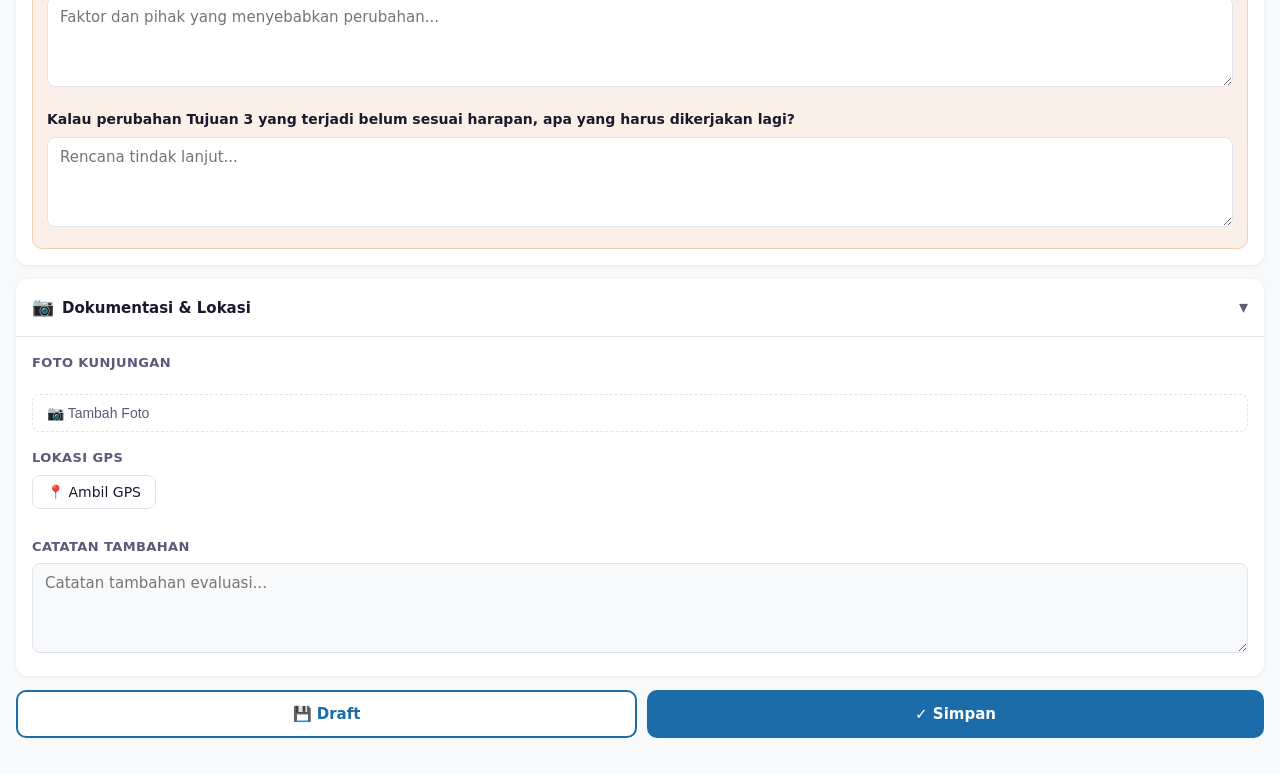
<file: eval-tengah.html>
<!DOCTYPE html>
<html lang="id">
<head>
<meta charset="UTF-8">
<meta name="viewport" content="width=device-width, initial-scale=1, viewport-fit=cover">
<title>Evaluasi Jangka Menengah</title>
<link rel="manifest" href="./manifest.json">
<script src="./sw-register.js" defer></script>
<style>
:root {
  --bg: #F8F9FA;
  --card: #FFFFFF;
  --fg: #1A1A2E;
  --fg2: #5A5A7A;
  --border: #E2E4EC;
  --accent: #1B6CA8;
  --accent-light: #E8F1F9;
  --t1: #1B6CA8;
  --t1-light: #E8F1F9;
  --t1-chip: #B8D4EE;
  --t2: #7B3FA0;
  --t2-light: #F3EBF9;
  --t2-chip: #D9C2EE;
  --t3: #B05C1A;
  --t3-light: #FBF0E7;
  --t3-chip: #EDCFAB;
  --green: #1A7A4A;
  --green-light: #E6F5EC;
  --red: #B91C1C;
  --red-light: #FEF2F2;
  --yellow: #854D0E;
  --yellow-light: #FEF9C3;
  --shadow: 0 1px 4px rgba(0,0,0,.07);
  --radius: 12px;
}
@media (prefers-color-scheme: dark) {
  :root:not([data-theme="light"]) {
    --bg: #0F1117; --card: #1C1F2E; --fg: #E8E9F0; --fg2: #9A9BB8;
    --border: #2E3148; --accent: #4A9FD8; --accent-light: #172235;
    --t1: #4A9FD8; --t1-light: #172235; --t1-chip: #1E3A5A;
    --t2: #B07FD0; --t2-light: #221435; --t2-chip: #3A1F5A;
    --t3: #D08050; --t3-light: #251408; --t3-chip: #4A2A10;
    --green: #4ABA7A; --green-light: #0D2A1A;
    --red: #F87171; --red-light: #2D1010;
    --yellow: #FBC74A; --yellow-light: #2A2005;
    --shadow: 0 1px 4px rgba(0,0,0,.3);
    color-scheme: dark;
  }
}
:root[data-theme="dark"] {
  --bg: #0F1117; --card: #1C1F2E; --fg: #E8E9F0; --fg2: #9A9BB8;
  --border: #2E3148; --accent: #4A9FD8; --accent-light: #172235;
  --t1: #4A9FD8; --t1-light: #172235; --t1-chip: #1E3A5A;
  --t2: #B07FD0; --t2-light: #221435; --t2-chip: #3A1F5A;
  --t3: #D08050; --t3-light: #251408; --t3-chip: #4A2A10;
  --green: #4ABA7A; --green-light: #0D2A1A;
  --red: #F87171; --red-light: #2D1010;
  --yellow: #FBC74A; --yellow-light: #2A2005;
  --shadow: 0 1px 4px rgba(0,0,0,.3);
  color-scheme: dark;
}
*, *::before, *::after { box-sizing: border-box; margin: 0; padding: 0; }
body {
  font-family: 'Inter', system-ui, sans-serif;
  background: var(--bg); color: var(--fg);
  padding-left: max(16px, env(safe-area-inset-left, 0px));
  padding-right: max(16px, env(safe-area-inset-right, 0px));
  padding-block: 0;
  font-size: 15px; line-height: 1.6;
}
/* Header */
.top-bar {
  position: sticky; top: env(safe-area-inset-top, 0px);
  background: var(--accent); color: #fff;
  padding: 12px max(16px, env(safe-area-inset-left, 0px));
  padding-left: max(16px, env(safe-area-inset-left, 0px));
  padding-right: max(16px, env(safe-area-inset-right, 0px));
  display: flex; align-items: center; gap: 10px;
  z-index: 100; margin-left: calc(-1 * max(16px, env(safe-area-inset-left, 0px)));
  margin-right: calc(-1 * max(16px, env(safe-area-inset-right, 0px)));
  box-shadow: 0 2px 8px rgba(0,0,0,.15);
}
body::before {
  content: ''; position: fixed; inset: 0 0 auto;
  height: env(safe-area-inset-top, 0px);
  background: var(--accent); z-index: 101;
}
.top-bar-back { background: none; border: none; color: #fff; cursor: pointer; font-size: 20px; padding: 4px; line-height: 1; }
.top-bar-title { font-size: 17px; font-weight: 600; flex: 1; }
.top-bar-subtitle { font-size: 12px; opacity: .8; }
.offline-dot { width: 8px; height: 8px; border-radius: 50%; background: #4ABA7A; flex-shrink: 0; }
.offline-dot.offline { background: #F87171; }

/* Cards */
.page-body { padding-block: 16px; display: flex; flex-direction: column; gap: 14px; }
.card {
  background: var(--card); border-radius: var(--radius);
  box-shadow: var(--shadow); overflow: hidden;
}
.card-header {
  display: flex; align-items: center; justify-content: space-between;
  padding: 14px 16px; cursor: pointer; user-select: none;
  border-bottom: 1px solid var(--border);
  gap: 10px;
}
.card-header.no-toggle { cursor: default; }
.card-title { font-size: 15px; font-weight: 600; display: flex; align-items: center; gap: 8px; flex: 1; }
.card-icon { font-size: 18px; }
.toggle-btn { font-size: 18px; color: var(--fg2); transition: transform .2s; flex-shrink: 0; }
.card-body { padding: 16px; }

/* Form fields */
.form-group { margin-bottom: 16px; }
.form-group:last-child { margin-bottom: 0; }
label { display: block; font-size: 13px; font-weight: 600; color: var(--fg2); margin-bottom: 6px; letter-spacing: .03em; text-transform: uppercase; }
label span.req { color: var(--red); margin-left: 3px; }
input[type="text"], input[type="date"], select, textarea {
  width: 100%; padding: 10px 12px;
  border: 1.5px solid var(--border); border-radius: 8px;
  background: var(--bg); color: var(--fg);
  font-family: inherit; font-size: 15px;
  transition: border-color .15s;
  -webkit-appearance: none;
}
input[type="text"]:focus, input[type="date"]:focus, select:focus, textarea:focus {
  outline: none; border-color: var(--accent);
}
textarea { resize: vertical; min-height: 90px; }
select { background-image: url("data:image/svg+xml,%3Csvg xmlns='http://www.w3.org/2000/svg' width='12' height='8' viewBox='0 0 12 8'%3E%3Cpath fill='%235A5A7A' d='M6 8L0 0h12z'/%3E%3C/svg%3E"); background-repeat: no-repeat; background-position: right 12px center; padding-right: 32px; }
.row-2 { display: grid; grid-template-columns: 1fr 1fr; gap: 12px; }
@media (max-width: 400px) { .row-2 { grid-template-columns: 1fr; } }

/* Anak info card */
.anak-info-card {
  background: var(--accent-light); border-radius: 10px;
  padding: 14px; display: flex; flex-direction: column; gap: 6px;
}
.anak-info-card .anak-name { font-size: 17px; font-weight: 700; color: var(--accent); }
.anak-info-card .anak-meta { font-size: 13px; color: var(--fg2); }
.anak-select-prompt { text-align: center; padding: 24px; color: var(--fg2); font-size: 14px; }

/* IRP Summary */
.irp-summary-box {
  background: var(--bg); border-radius: 10px; border: 1.5px solid var(--border);
  padding: 14px; margin-bottom: 16px;
}
.irp-summary-label { font-size: 12px; font-weight: 600; color: var(--fg2); letter-spacing: .06em; text-transform: uppercase; margin-bottom: 8px; }
.irp-not-found { color: var(--fg2); font-size: 14px; font-style: italic; }

/* Score widget */
.score-widget { margin-bottom: 4px; }
.score-track { display: flex; gap: 5px; flex-wrap: wrap; }
.score-btn {
  width: 38px; height: 38px; border-radius: 8px;
  border: 2px solid var(--border); background: var(--card);
  color: var(--fg2); font-size: 15px; font-weight: 700;
  cursor: pointer; display: flex; align-items: center; justify-content: center;
  transition: all .15s; flex-shrink: 0;
}
.score-btn:hover { border-color: var(--accent); color: var(--accent); }
.score-btn.selected { color: #fff; border-color: transparent; }
.score-btn[data-score="1"].selected, .score-btn[data-score="2"].selected { background: #B91C1C; }
.score-btn[data-score="3"].selected, .score-btn[data-score="4"].selected { background: #C2550E; }
.score-btn[data-score="5"].selected, .score-btn[data-score="6"].selected { background: #D97706; }
.score-btn[data-score="7"].selected, .score-btn[data-score="8"].selected { background: #4D7C0F; }
.score-btn[data-score="9"].selected, .score-btn[data-score="10"].selected { background: #1A7A4A; }
.score-hint { font-size: 12px; color: var(--fg2); margin-top: 6px; }
.score-display { font-size: 13px; margin-top: 6px; font-weight: 600; }

/* Tujuan cards */
.tujuan-card { border-radius: 10px; overflow: hidden; margin-bottom: 12px; }
.tujuan-card:last-child { margin-bottom: 0; }
.tujuan-header {
  padding: 12px 14px; font-weight: 700; font-size: 14px;
  display: flex; align-items: center; gap: 8px; cursor: pointer;
}
.tujuan-header .tujuan-num {
  width: 28px; height: 28px; border-radius: 50%;
  display: flex; align-items: center; justify-content: center;
  font-size: 14px; font-weight: 800; color: #fff; flex-shrink: 0;
}
.tujuan-header .tujuan-toggle { margin-left: auto; font-size: 18px; transition: transform .2s; }
.tujuan-body { padding: 14px; border-top: 1px solid rgba(255,255,255,.15); }
.tujuan-ref-box { border-radius: 8px; padding: 10px 12px; margin-bottom: 14px; font-size: 14px; }
.tujuan-ref-label { font-size: 11px; font-weight: 700; text-transform: uppercase; letter-spacing: .06em; margin-bottom: 4px; opacity: .8; }
.q-group { margin-bottom: 16px; }
.q-group:last-child { margin-bottom: 0; }
.q-label { font-size: 14px; font-weight: 600; margin-bottom: 8px; line-height: 1.4; }

/* Tujuan 1 */
.t1-card { background: var(--t1-light); border: 1.5px solid var(--t1-chip); }
.t1-header { background: var(--t1); color: #fff; }
.t1-num { background: rgba(255,255,255,.3); }
.t1-ref { background: var(--t1-chip); color: var(--t1); }
/* Tujuan 2 */
.t2-card { background: var(--t2-light); border: 1.5px solid var(--t2-chip); }
.t2-header { background: var(--t2); color: #fff; }
.t2-num { background: rgba(255,255,255,.3); }
.t2-ref { background: var(--t2-chip); color: var(--t2); }
/* Tujuan 3 */
.t3-card { background: var(--t3-light); border: 1.5px solid var(--t3-chip); }
.t3-header { background: var(--t3); color: #fff; }
.t3-num { background: rgba(255,255,255,.3); }
.t3-ref { background: var(--t3-chip); color: var(--t3); }

/* Tujuan textareas inside colored cards — override bg/border for visibility */
.tujuan-body textarea, .tujuan-body input[type="text"] {
  background: var(--card); border-color: var(--border);
}
.t1-card .tujuan-body textarea:focus, .t1-card .tujuan-body input:focus { border-color: var(--t1); }
.t2-card .tujuan-body textarea:focus, .t2-card .tujuan-body input:focus { border-color: var(--t2); }
.t3-card .tujuan-body textarea:focus, .t3-card .tujuan-body input:focus { border-color: var(--t3); }
.t1-card .score-btn:hover { border-color: var(--t1); color: var(--t1); }
.t2-card .score-btn:hover { border-color: var(--t2); color: var(--t2); }
.t3-card .score-btn:hover { border-color: var(--t3); color: var(--t3); }

/* Photo */
.photo-grid { display: grid; grid-template-columns: repeat(auto-fill, minmax(90px, 1fr)); gap: 8px; margin-top: 10px; }
.photo-thumb { position: relative; aspect-ratio: 1; border-radius: 8px; overflow: hidden; }
.photo-thumb img { width: 100%; height: 100%; object-fit: cover; }
.photo-thumb .del-photo { position: absolute; top: 4px; right: 4px; background: rgba(0,0,0,.55); color: #fff; border: none; border-radius: 50%; width: 22px; height: 22px; cursor: pointer; font-size: 13px; display: flex; align-items: center; justify-content: center; }
.photo-add-btn { display: flex; align-items: center; gap: 8px; padding: 10px 14px; border: 1.5px dashed var(--border); border-radius: 8px; background: none; color: var(--fg2); font-size: 14px; cursor: pointer; width: 100%; margin-top: 10px; }
.photo-add-btn:hover { border-color: var(--accent); color: var(--accent); }

/* GPS */
.gps-widget { display: flex; flex-direction: column; gap: 8px; }
.gps-row { display: flex; gap: 8px; align-items: center; flex-wrap: wrap; }
.gps-btn { display: flex; align-items: center; gap: 6px; padding: 8px 14px; border: 1.5px solid var(--border); border-radius: 8px; background: var(--card); color: var(--fg); font-size: 14px; cursor: pointer; font-family: inherit; }
.gps-btn:hover { border-color: var(--accent); color: var(--accent); }
.gps-badge { font-size: 12px; background: var(--green-light); color: var(--green); padding: 4px 10px; border-radius: 20px; display: none; font-weight: 600; }
.gps-badge.visible { display: inline-flex; }
.gps-loading { font-size: 13px; color: var(--fg2); display: none; align-items: center; gap: 6px; }
.gps-loading.visible { display: flex; }

/* Action buttons */
.action-bar { display: flex; gap: 10px; padding-bottom: max(20px, env(safe-area-inset-bottom, 0px)); }
.btn { flex: 1; padding: 13px 16px; border-radius: 10px; border: none; font-size: 15px; font-weight: 700; cursor: pointer; font-family: inherit; transition: opacity .15s; }
.btn:active { opacity: .8; }
.btn-draft { background: var(--card); color: var(--accent); border: 2px solid var(--accent); }
.btn-save { background: var(--accent); color: #fff; }
.btn-save:disabled { opacity: .5; cursor: not-allowed; }

/* Sync overlay */
.sync-overlay { position: fixed; inset: 0; background: rgba(0,0,0,.45); display: none; align-items: center; justify-content: center; z-index: 200; }
.sync-overlay.visible { display: flex; }
.sync-box { background: var(--card); border-radius: 14px; padding: 28px 32px; text-align: center; display: flex; flex-direction: column; align-items: center; gap: 12px; box-shadow: 0 8px 32px rgba(0,0,0,.2); }
.sync-spinner { width: 36px; height: 36px; border: 4px solid var(--border); border-top-color: var(--accent); border-radius: 50%; animation: spin .8s linear infinite; }
@keyframes spin { to { transform: rotate(360deg); } }
.sync-text { font-size: 15px; font-weight: 600; }

/* Toast */
.toast { position: fixed; bottom: max(28px, env(safe-area-inset-bottom, 20px)); left: 50%; transform: translateX(-50%) translateY(100px); background: #1A1A2E; color: #fff; padding: 10px 20px; border-radius: 24px; font-size: 14px; white-space: nowrap; z-index: 300; transition: transform .3s; pointer-events: none; }
.toast.show { transform: translateX(-50%) translateY(0); }
.toast.error { background: var(--red); }

/* Status badge */
.status-badge { font-size: 11px; font-weight: 700; padding: 3px 9px; border-radius: 20px; letter-spacing: .04em; text-transform: uppercase; }
.status-draft { background: var(--yellow-light); color: var(--yellow); }
.status-aktif { background: var(--green-light); color: var(--green); }
</style>
</head>
<body>
<!-- Header -->
<div class="top-bar" id="topBar">
  <button class="top-bar-back" onclick="goBack()">←</button>
  <div style="flex:1">
    <div class="top-bar-title">Evaluasi Jangka Menengah</div>
    <div class="top-bar-subtitle" id="topSubtitle">CBR Program BEN</div>
  </div>
  <div class="offline-dot" id="offlineDot" title="Status koneksi"></div>
</div>

<div class="page-body">

  <!-- 1. Info Pendataan -->
  <div class="card" id="cardInfo">
    <div class="card-header" onclick="toggleSection(this)">
      <div class="card-title"><span class="card-icon">📋</span> Info Pendataan</div>
      <div class="toggle-btn">▾</div>
    </div>
    <div class="card-body">
      <div class="row-2">
        <div class="form-group">
          <label>SCN<span class="req">*</span></label>
          <select id="scnId" onchange="onSCNChange()">
            <option value="">-- Pilih SCN --</option>
            <option value="SCN Manggarai">SCN Manggarai</option>
            <option value="SCN Kupang">SCN Kupang</option>
            <option value="SCN TTS">SCN TTS</option>
            <option value="SCN Banyuwangi">SCN Banyuwangi</option>
            <option value="SCN Jember">SCN Jember</option>
            <option value="SCN Situbondo">SCN Situbondo</option>
            <option value="SCN Palu">SCN Palu</option>
            <option value="SCN Sigi">SCN Sigi</option>
          </select>
        </div>
        <div class="form-group">
          <label>Tanggal Evaluasi<span class="req">*</span></label>
          <input type="date" id="tanggal">
        </div>
      </div>
      <div class="form-group">
        <label>CBR Worker</label>
        <input type="text" id="cbrWorker" placeholder="Nama CBR Worker">
      </div>
    </div>
  </div>

  <!-- 2. Pilih Anak -->
  <div class="card" id="cardAnak">
    <div class="card-header" onclick="toggleSection(this)">
      <div class="card-title"><span class="card-icon">👤</span> Pilih Anak</div>
      <div class="toggle-btn">▾</div>
    </div>
    <div class="card-body">
      <div class="form-group">
        <label>Cari / Pilih Anak<span class="req">*</span></label>
        <select id="anakSelect" onchange="onAnakChange()">
          <option value="">-- Pilih SCN dulu --</option>
        </select>
      </div>
      <div id="anakInfo">
        <div class="anak-select-prompt">Pilih anak untuk melihat detail</div>
      </div>
    </div>
  </div>

  <!-- 3. Ringkasan IRP -->
  <div class="card" id="cardIRP">
    <div class="card-header" onclick="toggleSection(this)">
      <div class="card-title"><span class="card-icon">🎯</span> Ringkasan IRP (Perencanaan)</div>
      <div class="toggle-btn">▾</div>
    </div>
    <div class="card-body">
      <div id="irpSummaryBox">
        <div class="irp-not-found">Pilih anak terlebih dahulu untuk menampilkan ringkasan IRP.</div>
      </div>
    </div>
  </div>

  <!-- 4. Evaluasi Tujuan 1 -->
  <div class="card" id="cardT1">
    <div class="card-header" onclick="toggleSection(this)">
      <div class="card-title"><span class="card-icon">🔵</span> Evaluasi Tujuan 1</div>
      <div class="toggle-btn">▾</div>
    </div>
    <div class="card-body">
      <div class="tujuan-card t1-card">
        <div class="tujuan-header t1-header" onclick="toggleTujuan(1)">
          <div class="tujuan-num t1-num">1</div>
          <div id="t1HeaderText">Tujuan 1</div>
          <div class="tujuan-toggle" id="t1Toggle">▾</div>
        </div>
        <div class="tujuan-body" id="t1Body">
          <div class="tujuan-ref-box t1-ref" id="t1RefBox">
            <div class="tujuan-ref-label">Tujuan dari IRP</div>
            <div id="t1RefText" class="irp-not-found">Belum ada data IRP untuk anak ini</div>
          </div>
          <!-- Q1: Score -->
          <div class="q-group">
            <div class="q-label">Kalau dinilai tingkat berhasil dari cara untuk mencapai Tujuan 1, berapa score yang diberikan?</div>
            <div class="score-widget" id="scoreWidget1">
              <div class="score-track" id="scoreTrack1"></div>
              <div class="score-hint">1 = sangat tidak berhasil &nbsp;·&nbsp; 10 = sangat berhasil</div>
              <div class="score-display" id="scoreDisplay1"></div>
            </div>
          </div>
          <!-- Q2: Alasan score -->
          <div class="q-group">
            <div class="q-label">Jelaskan, mengapa anda memilih score tersebut pada Tujuan 1?</div>
            <textarea id="t1_alasan" placeholder="Alasan memilih score..." rows="3"></textarea>
          </div>
          <!-- Q3: Perubahan -->
          <div class="q-group">
            <div class="q-label">Apa yang sudah berubah dari Tujuan 1?</div>
            <textarea id="t1_perubahan" placeholder="Perubahan yang terjadi..." rows="3"></textarea>
          </div>
          <!-- Q4: Penyebab -->
          <div class="q-group">
            <div class="q-label">Perubahan menurut score Tujuan 1 di atas disebabkan oleh apa dan oleh siapa?</div>
            <textarea id="t1_penyebab" placeholder="Faktor dan pihak yang menyebabkan perubahan..." rows="3"></textarea>
          </div>
          <!-- Q5: Tindak lanjut -->
          <div class="q-group">
            <div class="q-label">Kalau perubahan Tujuan 1 yang terjadi belum sesuai harapan, apa yang harus dikerjakan lagi?</div>
            <textarea id="t1_tindak_lanjut" placeholder="Rencana tindak lanjut..." rows="3"></textarea>
          </div>
        </div>
      </div>
    </div>
  </div>

  <!-- 5. Evaluasi Tujuan 2 -->
  <div class="card" id="cardT2">
    <div class="card-header" onclick="toggleSection(this)">
      <div class="card-title"><span class="card-icon">🟣</span> Evaluasi Tujuan 2</div>
      <div class="toggle-btn">▾</div>
    </div>
    <div class="card-body">
      <div class="tujuan-card t2-card">
        <div class="tujuan-header t2-header" onclick="toggleTujuan(2)">
          <div class="tujuan-num t2-num">2</div>
          <div id="t2HeaderText">Tujuan 2</div>
          <div class="tujuan-toggle" id="t2Toggle">▾</div>
        </div>
        <div class="tujuan-body" id="t2Body">
          <div class="tujuan-ref-box t2-ref" id="t2RefBox">
            <div class="tujuan-ref-label">Tujuan dari IRP</div>
            <div id="t2RefText" class="irp-not-found">Belum ada data IRP untuk anak ini</div>
          </div>
          <div class="q-group">
            <div class="q-label">Kalau dinilai tingkat berhasil dari cara untuk mencapai Tujuan 2, berapa score yang diberikan?</div>
            <div class="score-widget" id="scoreWidget2">
              <div class="score-track" id="scoreTrack2"></div>
              <div class="score-hint">1 = sangat tidak berhasil &nbsp;·&nbsp; 10 = sangat berhasil</div>
              <div class="score-display" id="scoreDisplay2"></div>
            </div>
          </div>
          <div class="q-group">
            <div class="q-label">Jelaskan, mengapa anda memilih score tersebut pada Tujuan 2?</div>
            <textarea id="t2_alasan" placeholder="Alasan memilih score..." rows="3"></textarea>
          </div>
          <div class="q-group">
            <div class="q-label">Apa yang sudah berubah dari Tujuan 2?</div>
            <textarea id="t2_perubahan" placeholder="Perubahan yang terjadi..." rows="3"></textarea>
          </div>
          <div class="q-group">
            <div class="q-label">Perubahan menurut score Tujuan 2 di atas disebabkan oleh apa dan oleh siapa?</div>
            <textarea id="t2_penyebab" placeholder="Faktor dan pihak yang menyebabkan perubahan..." rows="3"></textarea>
          </div>
          <div class="q-group">
            <div class="q-label">Kalau perubahan Tujuan 2 yang terjadi belum sesuai harapan, apa yang harus dikerjakan lagi?</div>
            <textarea id="t2_tindak_lanjut" placeholder="Rencana tindak lanjut..." rows="3"></textarea>
          </div>
        </div>
      </div>
    </div>
  </div>

  <!-- 6. Evaluasi Tujuan 3 -->
  <div class="card" id="cardT3">
    <div class="card-header" onclick="toggleSection(this)">
      <div class="card-title"><span class="card-icon">🟠</span> Evaluasi Tujuan 3</div>
      <div class="toggle-btn">▾</div>
    </div>
    <div class="card-body">
      <div class="tujuan-card t3-card">
        <div class="tujuan-header t3-header" onclick="toggleTujuan(3)">
          <div class="tujuan-num t3-num">3</div>
          <div id="t3HeaderText">Tujuan 3</div>
          <div class="tujuan-toggle" id="t3Toggle">▾</div>
        </div>
        <div class="tujuan-body" id="t3Body">
          <div class="tujuan-ref-box t3-ref" id="t3RefBox">
            <div class="tujuan-ref-label">Tujuan dari IRP</div>
            <div id="t3RefText" class="irp-not-found">Belum ada data IRP untuk anak ini</div>
          </div>
          <div class="q-group">
            <div class="q-label">Kalau dinilai tingkat berhasil dari cara untuk mencapai Tujuan 3, berapa score yang diberikan?</div>
            <div class="score-widget" id="scoreWidget3">
              <div class="score-track" id="scoreTrack3"></div>
              <div class="score-hint">1 = sangat tidak berhasil &nbsp;·&nbsp; 10 = sangat berhasil</div>
              <div class="score-display" id="scoreDisplay3"></div>
            </div>
          </div>
          <div class="q-group">
            <div class="q-label">Jelaskan, mengapa anda memilih score tersebut pada Tujuan 3?</div>
            <textarea id="t3_alasan" placeholder="Alasan memilih score..." rows="3"></textarea>
          </div>
          <div class="q-group">
            <div class="q-label">Apa yang sudah berubah dari Tujuan 3?</div>
            <textarea id="t3_perubahan" placeholder="Perubahan yang terjadi..." rows="3"></textarea>
          </div>
          <div class="q-group">
            <div class="q-label">Perubahan menurut score Tujuan 3 di atas disebabkan oleh apa dan oleh siapa?</div>
            <textarea id="t3_penyebab" placeholder="Faktor dan pihak yang menyebabkan perubahan..." rows="3"></textarea>
          </div>
          <div class="q-group">
            <div class="q-label">Kalau perubahan Tujuan 3 yang terjadi belum sesuai harapan, apa yang harus dikerjakan lagi?</div>
            <textarea id="t3_tindak_lanjut" placeholder="Rencana tindak lanjut..." rows="3"></textarea>
          </div>
        </div>
      </div>
    </div>
  </div>

  <!-- 7. Dokumentasi -->
  <div class="card" id="cardDok">
    <div class="card-header" onclick="toggleSection(this)">
      <div class="card-title"><span class="card-icon">📷</span> Dokumentasi &amp; Lokasi</div>
      <div class="toggle-btn">▾</div>
    </div>
    <div class="card-body">
      <div class="form-group">
        <label>Foto Kunjungan</label>
        <input type="file" id="photoInput" accept="image/*" multiple capture="environment" style="display:none" onchange="handlePhotos(this)">
        <div class="photo-grid" id="photoGrid"></div>
        <button class="photo-add-btn" onclick="document.getElementById('photoInput').click()">
          📷 Tambah Foto
        </button>
      </div>
      <div class="form-group">
        <label>Lokasi GPS</label>
        <div class="gps-widget">
          <div class="gps-row">
            <button class="gps-btn" onclick="takeGPS()">📍 Ambil GPS</button>
            <span class="gps-badge" id="gpsBadge">✓ GPS tercatat</span>
          </div>
          <div class="gps-loading" id="gpsLoading">⏳ Mengambil lokasi…</div>
          <div id="gpsDetail" style="font-size:12px;color:var(--fg2);margin-top:4px;"></div>
        </div>
      </div>
      <div class="form-group">
        <label>Catatan Tambahan</label>
        <textarea id="catatan" placeholder="Catatan tambahan evaluasi..." rows="3"></textarea>
      </div>
    </div>
  </div>

  <!-- Action buttons -->
  <div class="action-bar">
    <button class="btn btn-draft" onclick="handleSave('draft')">💾 Draft</button>
    <button class="btn btn-save" id="btnSimpan" onclick="handleSave('aktif')">✓ Simpan</button>
  </div>

</div><!-- /page-body -->

<!-- Sync overlay -->
<div class="sync-overlay" id="syncOverlay">
  <div class="sync-box">
    <div class="sync-spinner"></div>
    <div class="sync-text">Menyimpan data…</div>
  </div>
</div>

<!-- Toast -->
<div class="toast" id="toast"></div>

<script>
// ─── Minimal MDB shim (fallback if app.js not loaded) ───────────────────────
const DB_NAME = 'masterdb_scn';
const DB_VERSION = 1;
const STORES = ['anak','observasi','buku_harian','irp','eval_tengah','eval_akhir',
                'sel','myp','ppdp','rujukan','users','sync_queue'];

function openDB() {
  return new Promise((res, rej) => {
    const req = indexedDB.open(DB_NAME, DB_VERSION);
    req.onupgradeneeded = e => {
      const db = e.target.result;
      if (!db.objectStoreNames.contains('anak')) {
        const s = db.createObjectStore('anak', {keyPath:'id', autoIncrement:true});
        s.createIndex('scn_id','scn_id',{unique:false});
      }
      ['observasi','buku_harian','irp','eval_tengah','eval_akhir',
       'sel','myp','ppdp','rujukan'].forEach(name => {
        if (!db.objectStoreNames.contains(name)) {
          const s = db.createObjectStore(name, {keyPath:'id', autoIncrement:true});
          s.createIndex('anak_id','anak_id',{unique:false});
        }
      });
      if (!db.objectStoreNames.contains('users'))
        db.createObjectStore('users', {keyPath:'id', autoIncrement:true});
      if (!db.objectStoreNames.contains('sync_queue'))
        db.createObjectStore('sync_queue', {keyPath:'id', autoIncrement:true});
    };
    req.onsuccess = e => res(e.target.result);
    req.onerror = e => rej(e.target.error);
  });
}
function dbGetAll(storeName) {
  return openDB().then(db => new Promise((res,rej) => {
    const tx = db.transaction(storeName,'readonly');
    const req = tx.objectStore(storeName).getAll();
    req.onsuccess = e => res(e.target.result);
    req.onerror = e => rej(e.target.error);
  }));
}
function dbGet(storeName, id) {
  return openDB().then(db => new Promise((res,rej) => {
    const tx = db.transaction(storeName,'readonly');
    const req = tx.objectStore(storeName).get(id);
    req.onsuccess = e => res(e.target.result);
    req.onerror = e => rej(e.target.error);
  }));
}
function dbPut(storeName, record) {
  return openDB().then(db => new Promise((res,rej) => {
    const tx = db.transaction(storeName,'readwrite');
    const req = tx.objectStore(storeName).put(record);
    req.onsuccess = e => res(e.target.result);
    req.onerror = e => rej(e.target.error);
  }));
}
function getSession() {
  try { return JSON.parse(localStorage.getItem('masterdb_session')); } catch { return null; }
}
function addToSyncQueue(storeName, recordId) {
  return dbPut('sync_queue', { store: storeName, record_id: recordId, created_at: new Date().toISOString() });
}
function today() {
  return new Date().toISOString().slice(0,10);
}
function formatDate(d) {
  if (!d) return '';
  try {
    const dt = new Date(d + 'T00:00:00');
    return dt.toLocaleDateString('id-ID', {day:'numeric', month:'long', year:'numeric'});
  } catch { return d; }
}
function hitungUmur(tglLahir) {
  if (!tglLahir) return '';
  const b = new Date(tglLahir); const n = new Date();
  let y = n.getFullYear() - b.getFullYear();
  const m = n.getMonth() - b.getMonth();
  if (m < 0 || (m === 0 && n.getDate() < b.getDate())) y--;
  return y + ' tahun';
}
function showToast(msg, type='') {
  const t = document.getElementById('toast');
  t.textContent = msg; t.className = 'toast show' + (type ? ' ' + type : '');
  clearTimeout(t._timer);
  t._timer = setTimeout(() => { t.className = 'toast'; }, 2800);
}

// ─── State ───────────────────────────────────────────────────────────────────
const state = {
  session: null,
  editId: null,
  anakId: null,
  gps: null,
  photos: [],
  scores: { 1: null, 2: null, 3: null }
};

// ─── Init ────────────────────────────────────────────────────────────────────
async function initApp() {
  // Init score widgets
  [1, 2, 3].forEach(t => buildScoreWidget(t));

  // Session
  state.session = getSession();
  if (state.session) {
    const s = state.session;
    document.getElementById('topSubtitle').textContent =
      (s.scn_id || '') + (s.name ? ' · ' + s.name : '');
    if (s.scn_id) {
      const sel = document.getElementById('scnId');
      sel.value = s.scn_id;
      await loadAnakOptions(s.scn_id);
    }
    if (s.name) document.getElementById('cbrWorker').value = s.name;
  }

  // Default date
  document.getElementById('tanggal').value = today();

  // Edit mode
  const params = new URLSearchParams(location.search);
  if (params.has('id')) {
    const id = parseInt(params.get('id'));
    if (!isNaN(id)) await loadRecord(id);
  }

  // Offline indicator
  function updateOnline() {
    const dot = document.getElementById('offlineDot');
    dot.className = 'offline-dot' + (navigator.onLine ? '' : ' offline');
    dot.title = navigator.onLine ? 'Online' : 'Offline';
  }
  window.addEventListener('online', updateOnline);
  window.addEventListener('offline', updateOnline);
  updateOnline();
}

// ─── Score widget ─────────────────────────────────────────────────────────────
function buildScoreWidget(t) {
  const track = document.getElementById('scoreTrack' + t);
  track.innerHTML = '';
  for (let i = 1; i <= 10; i++) {
    const btn = document.createElement('button');
    btn.className = 'score-btn';
    btn.dataset.score = i;
    btn.textContent = i;
    btn.onclick = () => selectScore(t, i);
    track.appendChild(btn);
  }
}
function selectScore(t, val) {
  state.scores[t] = val;
  const track = document.getElementById('scoreTrack' + t);
  track.querySelectorAll('.score-btn').forEach(b => {
    b.classList.toggle('selected', parseInt(b.dataset.score) === val);
  });
  const labels = ['','Sangat Tidak Berhasil','Tidak Berhasil','Kurang','Hampir Cukup','Cukup','Cukup Baik','Baik','Sangat Baik','Hampir Sempurna','Sempurna/Berhasil'];
  const display = document.getElementById('scoreDisplay' + t);
  display.textContent = val ? `Score ${val} – ${labels[val] || ''}` : '';
  const colors = {1:'#B91C1C',2:'#B91C1C',3:'#C2550E',4:'#C2550E',5:'#D97706',6:'#D97706',7:'#4D7C0F',8:'#4D7C0F',9:'#1A7A4A',10:'#1A7A4A'};
  display.style.color = colors[val] || '';
}

// ─── SCN + Anak ──────────────────────────────────────────────────────────────
async function onSCNChange() {
  const scn = document.getElementById('scnId').value;
  if (scn) await loadAnakOptions(scn);
}
async function loadAnakOptions(scn) {
  const sel = document.getElementById('anakSelect');
  sel.innerHTML = '<option value="">-- Pilih Anak --</option>';
  document.getElementById('anakInfo').innerHTML = '<div class="anak-select-prompt">Pilih anak untuk melihat detail</div>';
  state.anakId = null;
  resetIRP();
  try {
    const all = await dbGetAll('anak');
    const filtered = all.filter(a => a.scn_id === scn);
    filtered.sort((a,b) => (a.nama||'').localeCompare(b.nama||''));
    filtered.forEach(a => {
      const opt = document.createElement('option');
      opt.value = a.id;
      opt.textContent = a.nama || ('Anak #' + a.id);
      sel.appendChild(opt);
    });
    if (filtered.length === 0) {
      const opt = document.createElement('option');
      opt.value = ''; opt.disabled = true;
      opt.textContent = '(Belum ada anak terdaftar di SCN ini)';
      sel.appendChild(opt);
    }
  } catch(e) {
    showToast('Gagal memuat data anak: ' + e.message, 'error');
  }
}
async function onAnakChange() {
  const val = document.getElementById('anakSelect').value;
  if (!val) {
    state.anakId = null;
    document.getElementById('anakInfo').innerHTML = '<div class="anak-select-prompt">Pilih anak untuk melihat detail</div>';
    resetIRP();
    return;
  }
  state.anakId = parseInt(val);
  // Load anak detail
  try {
    const a = await dbGet('anak', state.anakId);
    if (a) {
      document.getElementById('anakInfo').innerHTML = `
        <div class="anak-info-card">
          <div class="anak-name">${a.nama || 'Tanpa Nama'}</div>
          <div class="anak-meta">
            ${a.jenis_kelamin || ''} · ${hitungUmur(a.tgl_lahir)} · ${a.desa || a.dusun || ''}
          </div>
          <div class="anak-meta" style="font-size:12px;color:var(--fg2)">
            Jenis Disabilitas: ${a.jenis_disabilitas || '-'}
          </div>
        </div>`;
    }
  } catch(e) {}
  await loadIRP(state.anakId);
}
function resetIRP() {
  document.getElementById('irpSummaryBox').innerHTML = '<div class="irp-not-found">Pilih anak terlebih dahulu untuk menampilkan ringkasan IRP.</div>';
  [1,2,3].forEach(t => {
    document.getElementById('t' + t + 'RefText').textContent = 'Belum ada data IRP untuk anak ini';
    document.getElementById('t' + t + 'HeaderText').textContent = 'Tujuan ' + t;
  });
}
async function loadIRP(anakId) {
  try {
    const all = await dbGetAll('irp');
    const filtered = all.filter(r => r.anak_id === anakId && r.status === 'aktif');
    if (filtered.length === 0) {
      document.getElementById('irpSummaryBox').innerHTML = '<div class="irp-not-found">Belum ada IRP aktif untuk anak ini. Lengkapi IRP terlebih dahulu.</div>';
      [1,2,3].forEach(t => {
        document.getElementById('t' + t + 'RefText').textContent = 'Belum ada data IRP untuk anak ini';
        document.getElementById('t' + t + 'HeaderText').textContent = 'Tujuan ' + t;
      });
      return;
    }
    filtered.sort((a,b) => (b.tanggal||'').localeCompare(a.tanggal||''));
    const irp = filtered[0];

    // Summary box
    document.getElementById('irpSummaryBox').innerHTML = `
      <div class="irp-summary-box">
        <div class="irp-summary-label">IRP Terbaru — ${formatDate(irp.tanggal)}</div>
        <div style="display:grid;gap:10px">
          ${renderIRPTujuanSummary(1, irp)}
          ${renderIRPTujuanSummary(2, irp)}
          ${renderIRPTujuanSummary(3, irp)}
        </div>
      </div>`;

    // Ref boxes
    [1,2,3].forEach(t => {
      const tujuan = irp['tujuan_' + t];
      if (tujuan) {
        document.getElementById('t' + t + 'RefText').textContent = tujuan;
        document.getElementById('t' + t + 'HeaderText').textContent =
          tujuan.length > 40 ? tujuan.slice(0,40) + '…' : tujuan;
      } else {
        document.getElementById('t' + t + 'RefText').textContent = '(Tidak diisi dalam IRP)';
        document.getElementById('t' + t + 'HeaderText').textContent = 'Tujuan ' + t;
      }
    });
  } catch(e) {
    document.getElementById('irpSummaryBox').innerHTML = '<div class="irp-not-found">Gagal memuat data IRP.</div>';
  }
}
function renderIRPTujuanSummary(t, irp) {
  const colors = {1:['#1B6CA8','#E8F1F9'], 2:['#7B3FA0','#F3EBF9'], 3:['#B05C1A','#FBF0E7']};
  const [fg, bg] = colors[t];
  const tujuan = irp['tujuan_' + t];
  if (!tujuan) return '';
  return `<div style="background:${bg};border-radius:8px;padding:10px 12px">
    <div style="font-size:11px;font-weight:700;color:${fg};text-transform:uppercase;letter-spacing:.06em;margin-bottom:4px">Tujuan ${t}</div>
    <div style="font-size:14px;color:var(--fg)">${tujuan}</div>
  </div>`;
}

// ─── Toggle sections ──────────────────────────────────────────────────────────
function toggleSection(header) {
  const body = header.nextElementSibling;
  const btn = header.querySelector('.toggle-btn');
  if (!body) return;
  body.hidden = !body.hidden;
  if (btn) btn.style.transform = body.hidden ? 'rotate(-90deg)' : '';
}
function toggleTujuan(t) {
  const body = document.getElementById('t' + t + 'Body');
  const btn = document.getElementById('t' + t + 'Toggle');
  if (!body) return;
  body.hidden = !body.hidden;
  if (btn) btn.style.transform = body.hidden ? 'rotate(-90deg)' : '';
}

// ─── Photos ───────────────────────────────────────────────────────────────────
const MAX_PHOTO_SIZE = 10 * 1024 * 1024;
function handlePhotos(input) {
  const files = Array.from(input.files);
  files.forEach(f => {
    if (f.size > MAX_PHOTO_SIZE) { showToast('Foto terlalu besar (maks 10MB)', 'error'); return; }
    const reader = new FileReader();
    reader.onload = e => {
      compressAndAdd(e.target.result);
    };
    reader.readAsDataURL(f);
  });
  input.value = '';
}
function compressAndAdd(dataUrl) {
  const img = new Image();
  img.onload = () => {
    const MAX = 1600;
    let {width: w, height: h} = img;
    if (w > MAX || h > MAX) {
      const ratio = Math.min(MAX/w, MAX/h);
      w = Math.round(w * ratio); h = Math.round(h * ratio);
    }
    const canvas = document.createElement('canvas');
    canvas.width = w; canvas.height = h;
    canvas.getContext('2d').drawImage(img, 0, 0, w, h);
    const compressed = canvas.toDataURL('image/jpeg', 0.82);
    state.photos.push(compressed);
    renderPhotos();
  };
  img.src = dataUrl;
}
function renderPhotos() {
  const grid = document.getElementById('photoGrid');
  grid.innerHTML = state.photos.map((p, i) => `
    <div class="photo-thumb">
      <img src="${p}" alt="Foto ${i+1}">
      <button class="del-photo" onclick="removePhoto(${i})">✕</button>
    </div>`).join('');
}
function removePhoto(i) {
  state.photos.splice(i, 1);
  renderPhotos();
}

// ─── GPS ──────────────────────────────────────────────────────────────────────
function takeGPS() {
  const loading = document.getElementById('gpsLoading');
  const badge = document.getElementById('gpsBadge');
  const detail = document.getElementById('gpsDetail');
  loading.classList.add('visible');
  badge.classList.remove('visible');
  navigator.geolocation.getCurrentPosition(
    pos => {
      loading.classList.remove('visible');
      state.gps = {
        lat: pos.coords.latitude,
        lng: pos.coords.longitude,
        alt: pos.coords.altitude,
        accuracy: pos.coords.accuracy,
        ts: new Date().toISOString()
      };
      badge.classList.add('visible');
      detail.textContent = `${state.gps.lat.toFixed(6)}, ${state.gps.lng.toFixed(6)} (±${Math.round(state.gps.accuracy)}m)`;
    },
    err => {
      loading.classList.remove('visible');
      showToast('GPS gagal: ' + err.message, 'error');
    },
    { enableHighAccuracy: true, timeout: 15000, maximumAge: 0 }
  );
}

// ─── Save / Draft ─────────────────────────────────────────────────────────────
async function handleSave(status) {
  const anakId = state.anakId;
  const tanggal = document.getElementById('tanggal').value;
  const scnId = document.getElementById('scnId').value;

  // Validation
  if (!anakId) { showToast('Pilih anak terlebih dahulu', 'error'); return; }
  if (status === 'aktif' && !tanggal) { showToast('Tanggal evaluasi wajib diisi', 'error'); return; }
  if (status === 'aktif' && !scnId) { showToast('SCN wajib dipilih', 'error'); return; }
  if (status === 'aktif') {
    // At least T1 score required
    if (!state.scores[1]) { showToast('Score Tujuan 1 wajib dipilih', 'error'); return; }
  }

  const now = new Date().toISOString();
  const record = {
    anak_id: anakId,
    scn_id: scnId,
    cbr_worker: document.getElementById('cbrWorker').value.trim(),
    tanggal,
    // Tujuan 1
    score_1: state.scores[1],
    t1_alasan: document.getElementById('t1_alasan').value.trim(),
    t1_perubahan: document.getElementById('t1_perubahan').value.trim(),
    t1_penyebab: document.getElementById('t1_penyebab').value.trim(),
    t1_tindak_lanjut: document.getElementById('t1_tindak_lanjut').value.trim(),
    // Tujuan 2
    score_2: state.scores[2],
    t2_alasan: document.getElementById('t2_alasan').value.trim(),
    t2_perubahan: document.getElementById('t2_perubahan').value.trim(),
    t2_penyebab: document.getElementById('t2_penyebab').value.trim(),
    t2_tindak_lanjut: document.getElementById('t2_tindak_lanjut').value.trim(),
    // Tujuan 3
    score_3: state.scores[3],
    t3_alasan: document.getElementById('t3_alasan').value.trim(),
    t3_perubahan: document.getElementById('t3_perubahan').value.trim(),
    t3_penyebab: document.getElementById('t3_penyebab').value.trim(),
    t3_tindak_lanjut: document.getElementById('t3_tindak_lanjut').value.trim(),
    // Dok
    fotos: state.photos,
    gps: state.gps,
    catatan: document.getElementById('catatan').value.trim(),
    status,
    updated_at: now
  };

  if (state.editId) {
    record.id = state.editId;
    record.created_at = record.created_at || now;
  } else {
    record.created_at = now;
  }

  // Show sync
  document.getElementById('syncOverlay').classList.add('visible');
  try {
    const savedId = await dbPut('eval_tengah', record);
    if (!state.editId) {
      state.editId = savedId;
      history.replaceState(null, '', '?id=' + savedId);
    }
    await addToSyncQueue('eval_tengah', state.editId || savedId);
    document.getElementById('syncOverlay').classList.remove('visible');
    showToast(status === 'draft' ? '📝 Draft tersimpan' : '✓ Evaluasi tersimpan!');
  } catch(e) {
    document.getElementById('syncOverlay').classList.remove('visible');
    showToast('Gagal menyimpan: ' + e.message, 'error');
  }
}

// ─── Load record (edit mode) ──────────────────────────────────────────────────
async function loadRecord(id) {
  try {
    const rec = await dbGet('eval_tengah', id);
    if (!rec) { showToast('Data tidak ditemukan', 'error'); return; }
    state.editId = id;

    // SCN + anak
    if (rec.scn_id) {
      document.getElementById('scnId').value = rec.scn_id;
      await loadAnakOptions(rec.scn_id);
    }
    if (rec.anak_id) {
      document.getElementById('anakSelect').value = rec.anak_id;
      await onAnakChange();
    }
    if (rec.tanggal) document.getElementById('tanggal').value = rec.tanggal;
    if (rec.cbr_worker) document.getElementById('cbrWorker').value = rec.cbr_worker;

    // Scores
    [1,2,3].forEach(t => { if (rec['score_' + t]) selectScore(t, rec['score_' + t]); });

    // Texts
    ['alasan','perubahan','penyebab','tindak_lanjut'].forEach(k => {
      [1,2,3].forEach(t => {
        const el = document.getElementById(`t${t}_${k}`);
        if (el && rec[`t${t}_${k}`]) el.value = rec[`t${t}_${k}`];
      });
    });

    // Photos
    if (rec.fotos && Array.isArray(rec.fotos)) {
      state.photos = rec.fotos;
      renderPhotos();
    }
    // GPS
    if (rec.gps) {
      state.gps = rec.gps;
      document.getElementById('gpsBadge').classList.add('visible');
      document.getElementById('gpsDetail').textContent =
        `${rec.gps.lat.toFixed(6)}, ${rec.gps.lng.toFixed(6)} (±${Math.round(rec.gps.accuracy||0)}m)`;
    }
    if (rec.catatan) document.getElementById('catatan').value = rec.catatan;
  } catch(e) {
    showToast('Gagal memuat data: ' + e.message, 'error');
  }
}

function goBack() { history.back(); }

// Boot
initApp();
</script>
</body>
</html>
</file>
